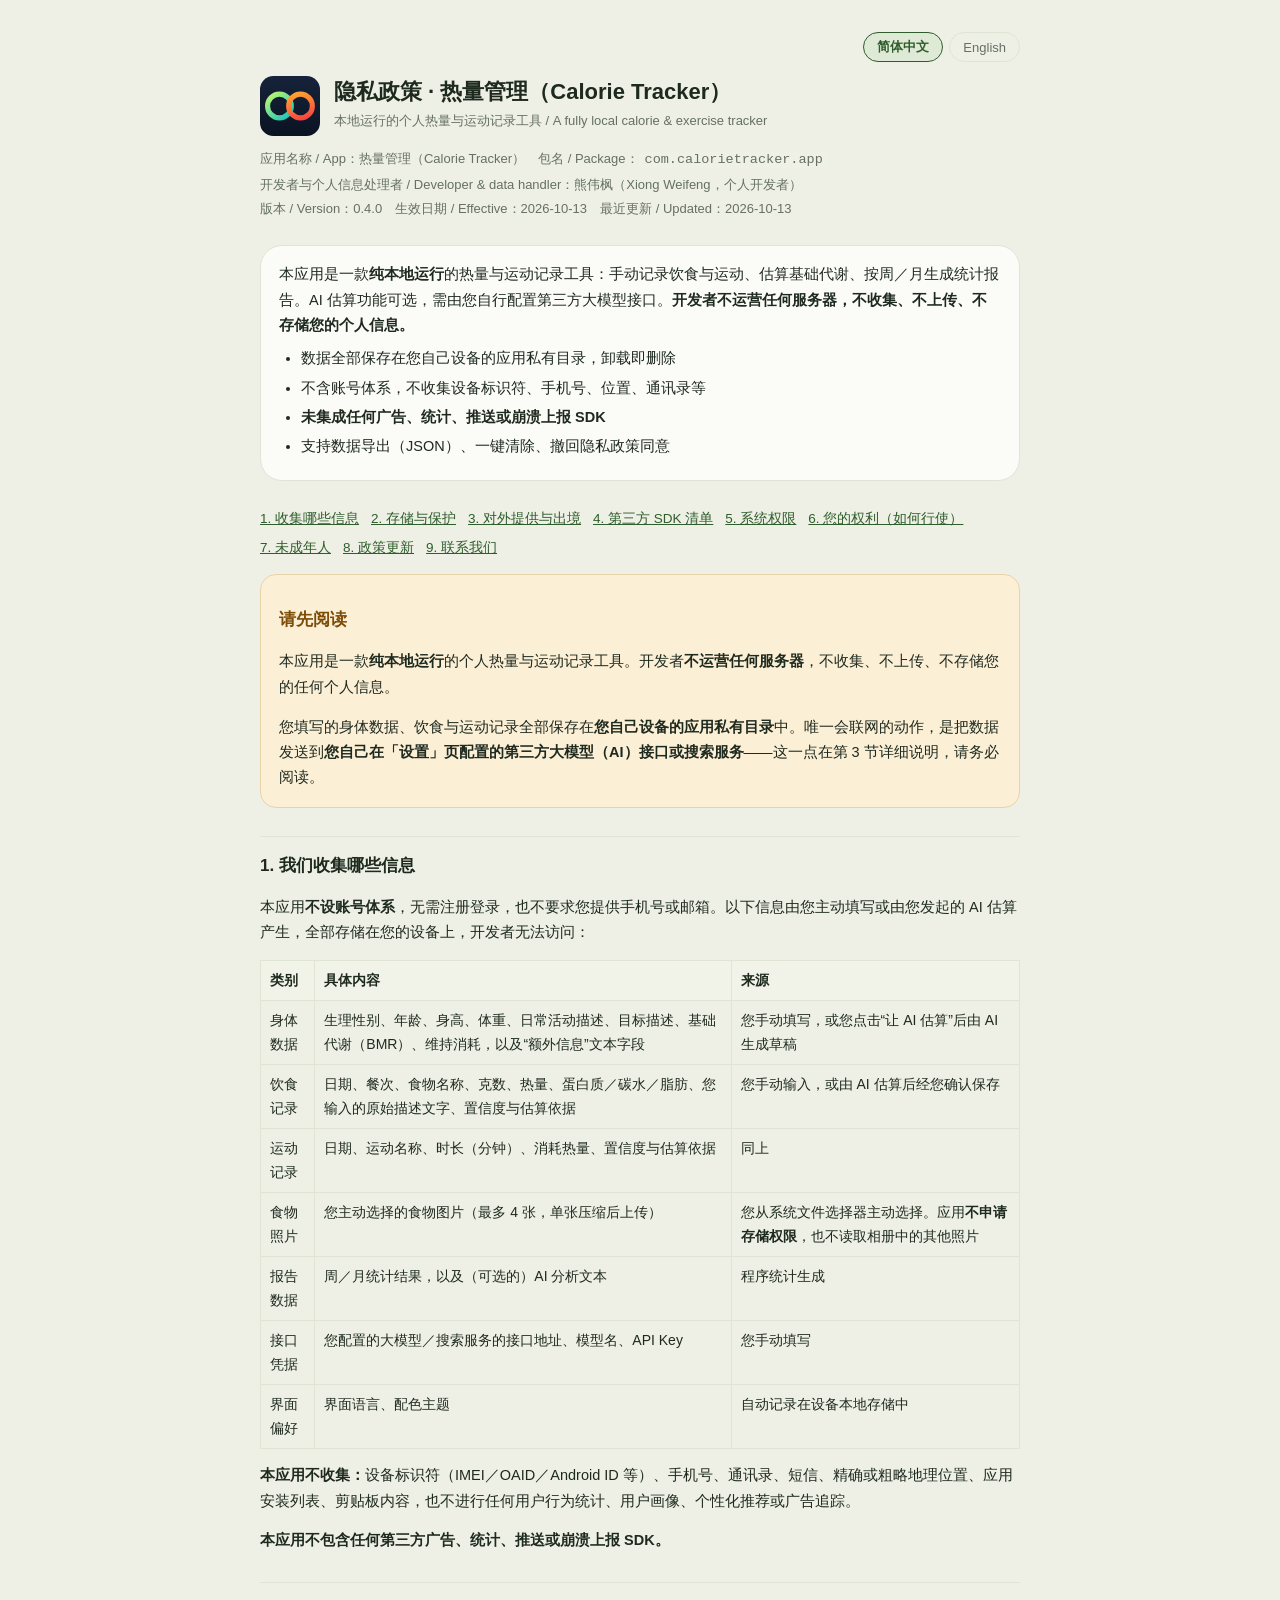
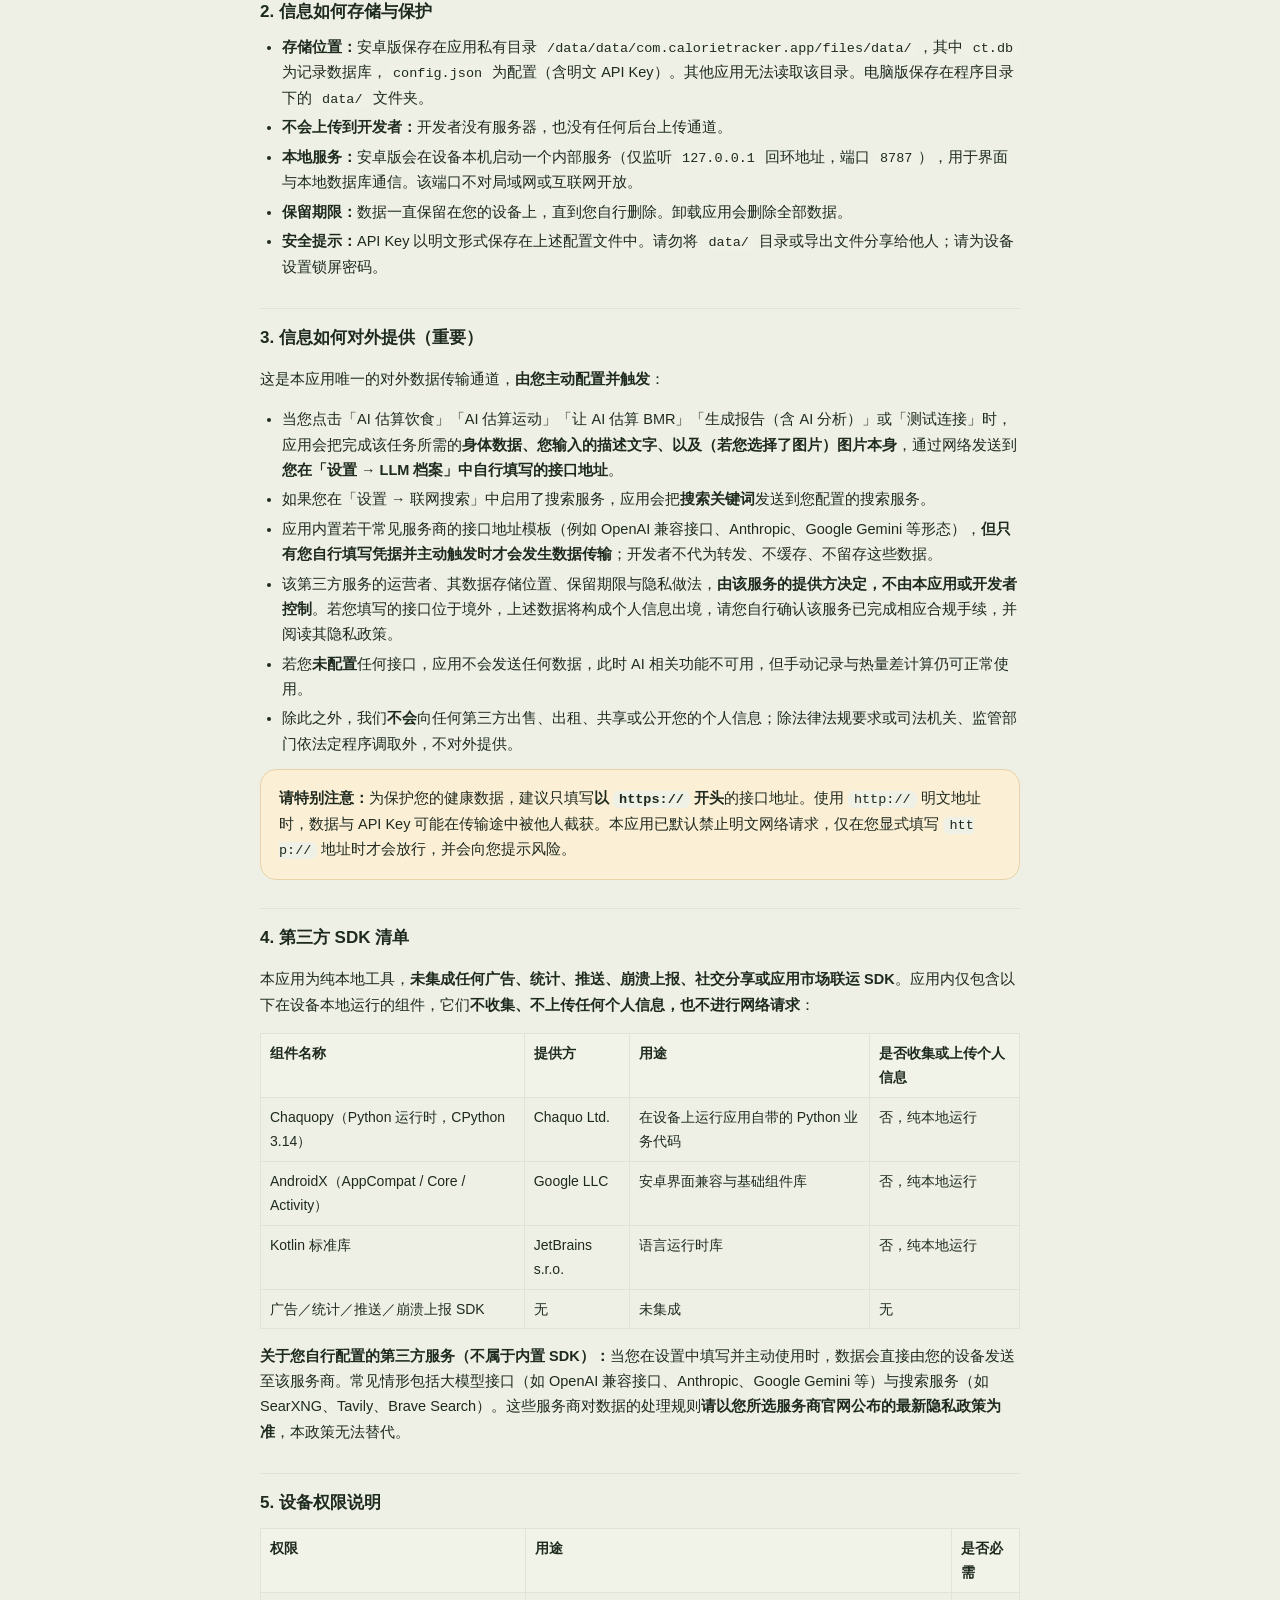
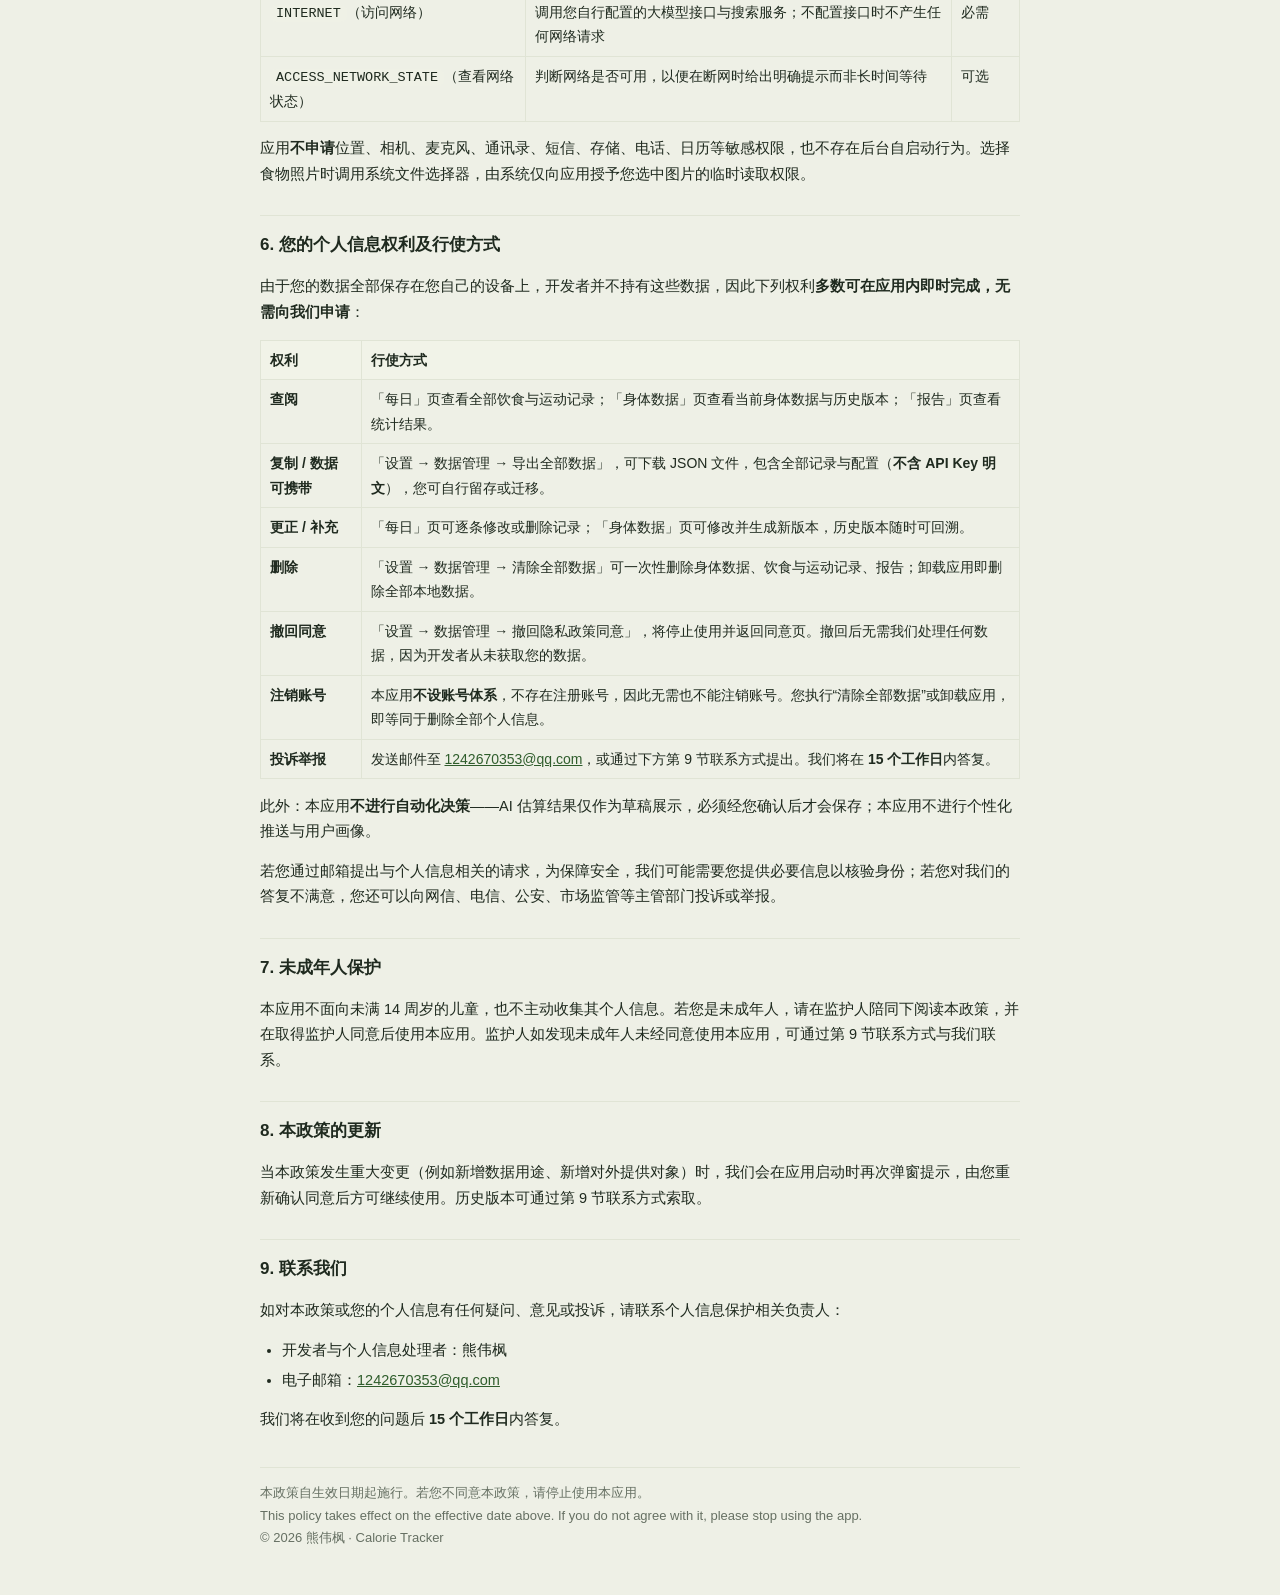
<file: index.html>
<!doctype html>
<html lang="zh-CN">
<head>
<meta charset="utf-8">
<meta name="viewport" content="width=device-width, initial-scale=1, viewport-fit=cover">
<meta name="referrer" content="no-referrer">
<meta name="theme-color" content="#eef0e6">
<meta name="description" content="热量管理（Calorie Tracker）隐私政策、个人信息权利行使方式与应用简介。开发者：熊伟枫。">
<title>隐私政策 · 热量管理（Calorie Tracker）</title>
<style>
:root{--bg:#eef0e6;--card:#fbfcf7;--ink:#1f2a1f;--muted:#667063;--line:#e0e4d5;--primary:#2f5d2c;--primary-soft:#dfead6;--warn:#a4640f;--warn-soft:#fbefd6;--r-lg:22px;--r-md:16px;--r-sm:12px}
*{box-sizing:border-box}
body{margin:0;background:var(--bg);color:var(--ink);font:15px/1.75 -apple-system,BlinkMacSystemFont,"Segoe UI","Noto Sans SC","PingFang SC","Microsoft YaHei",sans-serif;padding:0 16px 48px;-webkit-text-size-adjust:100%}
.wrap{max-width:760px;margin:0 auto}
header{padding:28px 0 8px}
.hero{display:flex;gap:14px;align-items:center;flex-wrap:wrap}
h1{font-size:22px;margin:0 0 4px;line-height:1.35}
h2{font-size:17px;margin:28px 0 8px;padding-top:14px;border-top:1px solid var(--line)}
h3{font-size:15px;margin:18px 0 6px}
p,li{font-size:14.5px}
ul,ol{padding-left:22px;margin:8px 0}
li{margin:4px 0}
.meta{color:var(--muted);font-size:13px;margin:2px 0}
.card{background:var(--card);border:1px solid var(--line);border-radius:var(--r-lg);padding:16px 18px;margin:14px 0}
.warn{background:var(--warn-soft);border-color:#e8d3a8;border-radius:var(--r-md)}
.warn h2,.warn h3{border:0;margin-top:0;color:#7d4c07}
code{background:#eff1e6;border-radius:6px;padding:1px 6px;font-size:13.5px;word-break:break-all}
table{width:100%;border-collapse:collapse;margin:10px 0;font-size:14px}
th,td{border:1px solid var(--line);padding:7px 9px;text-align:left;vertical-align:top}
th{background:#f1f3e8;font-weight:600}
a{color:var(--primary)}
.toc{display:flex;flex-wrap:wrap;gap:6px 12px;padding:12px 0 0;font-size:13.5px}
.top{display:flex;gap:10px;align-items:center;flex-wrap:wrap;padding:4px 0 0}
.lang{display:flex;gap:6px;margin-left:auto}
.lang button{background:transparent;border:1px solid var(--line);border-radius:999px;padding:5px 13px;font-size:13px;color:var(--muted);cursor:pointer;font-family:inherit}
.lang button[aria-pressed="true"]{background:var(--primary-soft);border-color:var(--primary);color:var(--primary);font-weight:600}
.anchor{scroll-margin-top:16px}
footer{margin-top:34px;padding-top:14px;border-top:1px solid var(--line);color:var(--muted);font-size:13px}
[hidden]{display:none!important}
@media print{body{background:#fff}.lang{display:none}}
</style>
</head>
<body>
<div class="wrap">

<header>
  <div class="top">
    <span class="lang">
      <button type="button" data-lang="zh-CN" aria-pressed="true">简体中文</button>
      <button type="button" data-lang="en" aria-pressed="false">English</button>
    </span>
  </div>
  <div class="hero" style="margin-top:14px">
    <svg viewBox="0 0 36 36" width="60" height="60" role="img" aria-label="热量管理 应用图标">
      <defs>
        <linearGradient id="bgg" gradientUnits="userSpaceOnUse" x1="18" y1="0" x2="18" y2="36">
          <stop offset="0" stop-color="#16233a"/><stop offset="1" stop-color="#0a1322"/>
        </linearGradient>
        <linearGradient id="grn" gradientUnits="userSpaceOnUse" x1="5" y1="10" x2="19" y2="27">
          <stop offset="0" stop-color="#c6f86a"/><stop offset="1" stop-color="#06bfc6"/>
        </linearGradient>
        <linearGradient id="org" gradientUnits="userSpaceOnUse" x1="24" y1="9" x2="30" y2="27">
          <stop offset="0" stop-color="#fea431"/><stop offset="1" stop-color="#f83840"/>
        </linearGradient>
      </defs>
      <rect width="36" height="36" rx="8" fill="url(#bgg)"/>
      <circle cx="11.67" cy="18" r="7.13" fill="none" stroke="url(#grn)" stroke-width="3.07"/>
      <circle cx="24.3" cy="18" r="7.13" fill="none" stroke="url(#org)" stroke-width="3.07"/>
    </svg>
    <div>
      <h1>隐私政策 · 热量管理（Calorie Tracker）</h1>
      <p class="meta">本地运行的个人热量与运动记录工具 / A fully local calorie &amp; exercise tracker</p>
    </div>
  </div>
  <p class="meta" style="margin-top:12px">应用名称 / App：热量管理（Calorie Tracker）　包名 / Package：<code>com.calorietracker.app</code></p>
  <p class="meta">开发者与个人信息处理者 / Developer &amp; data handler：熊伟枫（Xiong Weifeng，个人开发者）</p>
  <p class="meta">版本 / Version：0.4.0　生效日期 / Effective：2026-10-13　最近更新 / Updated：2026-10-13</p>
</header>

<!-- ==================== 简体中文 ==================== -->
<div data-lang-block="zh-CN">

  <div class="card">
    <p style="margin:0 0 6px">本应用是一款<strong>纯本地运行</strong>的热量与运动记录工具：手动记录饮食与运动、估算基础代谢、按周／月生成统计报告。AI 估算功能可选，需由您自行配置第三方大模型接口。<strong>开发者不运营任何服务器，不收集、不上传、不存储您的个人信息。</strong></p>
    <ul style="margin-bottom:0">
      <li>数据全部保存在您自己设备的应用私有目录，卸载即删除</li>
      <li>不含账号体系，不收集设备标识符、手机号、位置、通讯录等</li>
      <li><strong>未集成任何广告、统计、推送或崩溃上报 SDK</strong></li>
      <li>支持数据导出（JSON）、一键清除、撤回隐私政策同意</li>
    </ul>
  </div>

  <nav class="toc" aria-label="目录">
    <a href="#collect">1. 收集哪些信息</a>
    <a href="#store">2. 存储与保护</a>
    <a href="#share">3. 对外提供与出境</a>
    <a href="#sdk">4. 第三方 SDK 清单</a>
    <a href="#permission">5. 系统权限</a>
    <a href="#rights">6. 您的权利（如何行使）</a>
    <a href="#minor">7. 未成年人</a>
    <a href="#update">8. 政策更新</a>
    <a href="#contact">9. 联系我们</a>
  </nav>

  <div class="card warn">
    <h2>请先阅读</h2>
    <p>本应用是一款<strong>纯本地运行</strong>的个人热量与运动记录工具。开发者<strong>不运营任何服务器</strong>，不收集、不上传、不存储您的任何个人信息。</p>
    <p style="margin-bottom:0">您填写的身体数据、饮食与运动记录全部保存在<strong>您自己设备的应用私有目录</strong>中。唯一会联网的动作，是把数据发送到<strong>您自己在「设置」页配置的第三方大模型（AI）接口或搜索服务</strong>——这一点在第 3 节详细说明，请务必阅读。</p>
  </div>

  <h2 id="collect" class="anchor">1. 我们收集哪些信息</h2>
  <p>本应用<strong>不设账号体系</strong>，无需注册登录，也不要求您提供手机号或邮箱。以下信息由您主动填写或由您发起的 AI 估算产生，全部存储在您的设备上，开发者无法访问：</p>
  <table>
    <tr><th>类别</th><th>具体内容</th><th>来源</th></tr>
    <tr><td>身体数据</td><td>生理性别、年龄、身高、体重、日常活动描述、目标描述、基础代谢（BMR）、维持消耗，以及“额外信息”文本字段</td><td>您手动填写，或您点击“让 AI 估算”后由 AI 生成草稿</td></tr>
    <tr><td>饮食记录</td><td>日期、餐次、食物名称、克数、热量、蛋白质／碳水／脂肪、您输入的原始描述文字、置信度与估算依据</td><td>您手动输入，或由 AI 估算后经您确认保存</td></tr>
    <tr><td>运动记录</td><td>日期、运动名称、时长（分钟）、消耗热量、置信度与估算依据</td><td>同上</td></tr>
    <tr><td>食物照片</td><td>您主动选择的食物图片（最多 4 张，单张压缩后上传）</td><td>您从系统文件选择器主动选择。应用<strong>不申请存储权限</strong>，也不读取相册中的其他照片</td></tr>
    <tr><td>报告数据</td><td>周／月统计结果，以及（可选的）AI 分析文本</td><td>程序统计生成</td></tr>
    <tr><td>接口凭据</td><td>您配置的大模型／搜索服务的接口地址、模型名、API Key</td><td>您手动填写</td></tr>
    <tr><td>界面偏好</td><td>界面语言、配色主题</td><td>自动记录在设备本地存储中</td></tr>
  </table>
  <p><strong>本应用不收集：</strong>设备标识符（IMEI／OAID／Android ID 等）、手机号、通讯录、短信、精确或粗略地理位置、应用安装列表、剪贴板内容，也不进行任何用户行为统计、用户画像、个性化推荐或广告追踪。</p>
  <p><strong>本应用不包含任何第三方广告、统计、推送或崩溃上报 SDK。</strong></p>

  <h2 id="store" class="anchor">2. 信息如何存储与保护</h2>
  <ul>
    <li><strong>存储位置：</strong>安卓版保存在应用私有目录 <code>/data/data/com.calorietracker.app/files/data/</code>，其中 <code>ct.db</code> 为记录数据库，<code>config.json</code> 为配置（含明文 API Key）。其他应用无法读取该目录。电脑版保存在程序目录下的 <code>data/</code> 文件夹。</li>
    <li><strong>不会上传到开发者：</strong>开发者没有服务器，也没有任何后台上传通道。</li>
    <li><strong>本地服务：</strong>安卓版会在设备本机启动一个内部服务（仅监听 <code>127.0.0.1</code> 回环地址，端口 <code>8787</code>），用于界面与本地数据库通信。该端口不对局域网或互联网开放。</li>
    <li><strong>保留期限：</strong>数据一直保留在您的设备上，直到您自行删除。卸载应用会删除全部数据。</li>
    <li><strong>安全提示：</strong>API Key 以明文形式保存在上述配置文件中。请勿将 <code>data/</code> 目录或导出文件分享给他人；请为设备设置锁屏密码。</li>
  </ul>

  <h2 id="share" class="anchor">3. 信息如何对外提供（重要）</h2>
  <p>这是本应用唯一的对外数据传输通道，<strong>由您主动配置并触发</strong>：</p>
  <ul>
    <li>当您点击「AI 估算饮食」「AI 估算运动」「让 AI 估算 BMR」「生成报告（含 AI 分析）」或「测试连接」时，应用会把完成该任务所需的<strong>身体数据、您输入的描述文字、以及（若您选择了图片）图片本身</strong>，通过网络发送到<strong>您在「设置 → LLM 档案」中自行填写的接口地址</strong>。</li>
    <li>如果您在「设置 → 联网搜索」中启用了搜索服务，应用会把<strong>搜索关键词</strong>发送到您配置的搜索服务。</li>
    <li>应用内置若干常见服务商的接口地址模板（例如 OpenAI 兼容接口、Anthropic、Google Gemini 等形态），<strong>但只有您自行填写凭据并主动触发时才会发生数据传输</strong>；开发者不代为转发、不缓存、不留存这些数据。</li>
    <li>该第三方服务的运营者、其数据存储位置、保留期限与隐私做法，<strong>由该服务的提供方决定，不由本应用或开发者控制</strong>。若您填写的接口位于境外，上述数据将构成个人信息出境，请您自行确认该服务已完成相应合规手续，并阅读其隐私政策。</li>
    <li>若您<strong>未配置</strong>任何接口，应用不会发送任何数据，此时 AI 相关功能不可用，但手动记录与热量差计算仍可正常使用。</li>
    <li>除此之外，我们<strong>不会</strong>向任何第三方出售、出租、共享或公开您的个人信息；除法律法规要求或司法机关、监管部门依法定程序调取外，不对外提供。</li>
  </ul>
  <p class="card warn" style="margin:12px 0"><strong>请特别注意：</strong>为保护您的健康数据，建议只填写<strong>以 <code>https://</code> 开头</strong>的接口地址。使用 <code>http://</code> 明文地址时，数据与 API Key 可能在传输途中被他人截获。本应用已默认禁止明文网络请求，仅在您显式填写 <code>http://</code> 地址时才会放行，并会向您提示风险。</p>

  <h2 id="sdk" class="anchor">4. 第三方 SDK 清单</h2>
  <p>本应用为纯本地工具，<strong>未集成任何广告、统计、推送、崩溃上报、社交分享或应用市场联运 SDK</strong>。应用内仅包含以下在设备本地运行的组件，它们<strong>不收集、不上传任何个人信息，也不进行网络请求</strong>：</p>
  <table>
    <tr><th>组件名称</th><th>提供方</th><th>用途</th><th>是否收集或上传个人信息</th></tr>
    <tr><td>Chaquopy（Python 运行时，CPython 3.14）</td><td>Chaquo Ltd.</td><td>在设备上运行应用自带的 Python 业务代码</td><td>否，纯本地运行</td></tr>
    <tr><td>AndroidX（AppCompat / Core / Activity）</td><td>Google LLC</td><td>安卓界面兼容与基础组件库</td><td>否，纯本地运行</td></tr>
    <tr><td>Kotlin 标准库</td><td>JetBrains s.r.o.</td><td>语言运行时库</td><td>否，纯本地运行</td></tr>
    <tr><td>广告／统计／推送／崩溃上报 SDK</td><td>无</td><td>未集成</td><td>无</td></tr>
  </table>
  <p><strong>关于您自行配置的第三方服务（不属于内置 SDK）：</strong>当您在设置中填写并主动使用时，数据会直接由您的设备发送至该服务商。常见情形包括大模型接口（如 OpenAI 兼容接口、Anthropic、Google Gemini 等）与搜索服务（如 SearXNG、Tavily、Brave Search）。这些服务商对数据的处理规则<strong>请以您所选服务商官网公布的最新隐私政策为准</strong>，本政策无法替代。</p>

  <h2 id="permission" class="anchor">5. 设备权限说明</h2>
  <table>
    <tr><th>权限</th><th>用途</th><th>是否必需</th></tr>
    <tr><td><code>INTERNET</code>（访问网络）</td><td>调用您自行配置的大模型接口与搜索服务；不配置接口时不产生任何网络请求</td><td>必需</td></tr>
    <tr><td><code>ACCESS_NETWORK_STATE</code>（查看网络状态）</td><td>判断网络是否可用，以便在断网时给出明确提示而非长时间等待</td><td>可选</td></tr>
  </table>
  <p>应用<strong>不申请</strong>位置、相机、麦克风、通讯录、短信、存储、电话、日历等敏感权限，也不存在后台自启动行为。选择食物照片时调用系统文件选择器，由系统仅向应用授予您选中图片的临时读取权限。</p>

  <h2 id="rights" class="anchor">6. 您的个人信息权利及行使方式</h2>
  <p>由于您的数据全部保存在您自己的设备上，开发者并不持有这些数据，因此下列权利<strong>多数可在应用内即时完成，无需向我们申请</strong>：</p>
  <table>
    <tr><th>权利</th><th>行使方式</th></tr>
    <tr><td><strong>查阅</strong></td><td>「每日」页查看全部饮食与运动记录；「身体数据」页查看当前身体数据与历史版本；「报告」页查看统计结果。</td></tr>
    <tr><td><strong>复制 / 数据可携带</strong></td><td>「设置 → 数据管理 → 导出全部数据」，可下载 JSON 文件，包含全部记录与配置（<strong>不含 API Key 明文</strong>），您可自行留存或迁移。</td></tr>
    <tr><td><strong>更正 / 补充</strong></td><td>「每日」页可逐条修改或删除记录；「身体数据」页可修改并生成新版本，历史版本随时可回溯。</td></tr>
    <tr><td><strong>删除</strong></td><td>「设置 → 数据管理 → 清除全部数据」可一次性删除身体数据、饮食与运动记录、报告；卸载应用即删除全部本地数据。</td></tr>
    <tr><td><strong>撤回同意</strong></td><td>「设置 → 数据管理 → 撤回隐私政策同意」，将停止使用并返回同意页。撤回后无需我们处理任何数据，因为开发者从未获取您的数据。</td></tr>
    <tr><td><strong>注销账号</strong></td><td>本应用<strong>不设账号体系</strong>，不存在注册账号，因此无需也不能注销账号。您执行“清除全部数据”或卸载应用，即等同于删除全部个人信息。</td></tr>
    <tr><td><strong>投诉举报</strong></td><td>发送邮件至 <a href="mailto:1242670353@qq.com">1242670353@qq.com</a>，或通过下方第 9 节联系方式提出。我们将在 <strong>15 个工作日</strong>内答复。</td></tr>
  </table>
  <p>此外：本应用<strong>不进行自动化决策</strong>——AI 估算结果仅作为草稿展示，必须经您确认后才会保存；本应用不进行个性化推送与用户画像。</p>
  <p>若您通过邮箱提出与个人信息相关的请求，为保障安全，我们可能需要您提供必要信息以核验身份；若您对我们的答复不满意，您还可以向网信、电信、公安、市场监管等主管部门投诉或举报。</p>

  <h2 id="minor" class="anchor">7. 未成年人保护</h2>
  <p>本应用不面向未满 14 周岁的儿童，也不主动收集其个人信息。若您是未成年人，请在监护人陪同下阅读本政策，并在取得监护人同意后使用本应用。监护人如发现未成年人未经同意使用本应用，可通过第 9 节联系方式与我们联系。</p>

  <h2 id="update" class="anchor">8. 本政策的更新</h2>
  <p>当本政策发生重大变更（例如新增数据用途、新增对外提供对象）时，我们会在应用启动时再次弹窗提示，由您重新确认同意后方可继续使用。历史版本可通过第 9 节联系方式索取。</p>

  <h2 id="contact" class="anchor">9. 联系我们</h2>
  <p>如对本政策或您的个人信息有任何疑问、意见或投诉，请联系个人信息保护相关负责人：</p>
  <ul>
    <li>开发者与个人信息处理者：熊伟枫</li>
    <li>电子邮箱：<a href="mailto:1242670353@qq.com">1242670353@qq.com</a></li>
    <!-- 应用在华为应用市场上架后，可取消下面一行的注释并填入详情页链接：
    <li>应用市场详情页：<a href="在此填入华为应用市场详情页链接">热量管理 - 华为应用市场</a></li>
    -->
  </ul>
  <p>我们将在收到您的问题后 <strong>15 个工作日</strong>内答复。</p>

</div>

<!-- ==================== English ==================== -->
<div data-lang-block="en" hidden>

  <div class="card">
    <p style="margin:0 0 6px">Calorie Tracker is a <strong>fully local</strong> calorie and exercise logging tool: log food and workouts manually, estimate your BMR, and generate weekly/monthly reports. The optional AI estimate features require you to configure your own third-party LLM endpoint. <strong>The developer operates no server and does not collect, upload or store your personal information.</strong></p>
    <ul style="margin-bottom:0">
      <li>All data stays in your device's private app storage and is erased on uninstall</li>
      <li>No account system; no device identifiers, phone number, location or contacts collected</li>
      <li><strong>No advertising, analytics, push or crash-reporting SDK is integrated</strong></li>
      <li>Supports JSON export, one-tap erasure, and withdrawal of privacy consent</li>
    </ul>
  </div>

  <nav class="toc" aria-label="Contents">
    <a href="#en-collect">1. Information collected</a>
    <a href="#en-store">2. Storage and protection</a>
    <a href="#en-share">3. Disclosure and cross-border transfer</a>
    <a href="#en-sdk">4. Third-party SDKs</a>
    <a href="#en-permission">5. Permissions</a>
    <a href="#en-rights">6. Your rights</a>
    <a href="#en-minor">7. Minors</a>
    <a href="#en-update">8. Policy changes</a>
    <a href="#en-contact">9. Contact us</a>
  </nav>

  <div class="card warn">
    <h2>Please read first</h2>
    <p>Calorie Tracker is a <strong>fully local</strong> personal calorie and exercise logging tool. The developer <strong>operates no server</strong> and does not collect, upload, or store any of your personal information.</p>
    <p style="margin-bottom:0">The body data and food/exercise records you enter stay in <strong>your own device's private app storage</strong>. The only network activity is sending data to the <strong>third-party AI (LLM) endpoint or search service that you configure yourself</strong> in Settings. Please read Section 3 carefully.</p>
  </div>

  <h2 id="en-collect" class="anchor">1. What information is collected</h2>
  <p>The app has <strong>no account system</strong> and requires no sign-up, phone number or email address. The following is entered by you or produced by an AI estimate you trigger, and is stored on your device only — the developer cannot access it:</p>
  <table>
    <tr><th>Category</th><th>Details</th><th>Source</th></tr>
    <tr><td>Body data</td><td>Sex, age, height, weight, daily-activity description, goal description, BMR, maintenance burn, and a free-text "extra" field</td><td>Entered by you, or drafted by AI when you tap "estimate"</td></tr>
    <tr><td>Food records</td><td>Date, meal, food name, grams, calories, protein/carbs/fat, your original description text, confidence and basis</td><td>Entered by you, or AI-estimated and confirmed by you</td></tr>
    <tr><td>Exercise records</td><td>Date, activity name, minutes, calories burned, confidence and basis</td><td>As above</td></tr>
    <tr><td>Food photos</td><td>Photos you actively pick (up to 4, compressed before sending)</td><td>Chosen by you via the system picker. The app requests <strong>no storage permission</strong> and cannot read other photos</td></tr>
    <tr><td>Reports</td><td>Weekly/monthly statistics and optional AI analysis text</td><td>Computed by the app</td></tr>
    <tr><td>Credentials</td><td>Endpoint URL, model name and API key for the LLM/search service you configure</td><td>Entered by you</td></tr>
    <tr><td>Preferences</td><td>Interface language and colour theme</td><td>Stored in local device storage</td></tr>
  </table>
  <p><strong>The app does NOT collect:</strong> device identifiers (IMEI / OAID / Android ID), phone number, contacts, SMS, precise or coarse location, installed-app list, or clipboard content. It performs no behavioural analytics, profiling, personalised recommendation or ad tracking.</p>
  <p><strong>The app contains no third-party advertising, analytics, push, or crash-reporting SDK.</strong></p>

  <h2 id="en-store" class="anchor">2. How information is stored and protected</h2>
  <ul>
    <li><strong>Location:</strong> on Android, in the app's private directory <code>/data/data/com.calorietracker.app/files/data/</code>, where <code>ct.db</code> holds records and <code>config.json</code> holds settings (including the API key in plain text). Other apps cannot read this directory. On desktop it is the <code>data/</code> folder next to the program.</li>
    <li><strong>Never uploaded to the developer:</strong> the developer has no server and no upload channel.</li>
    <li><strong>Local service:</strong> on Android the app runs an internal service bound to <code>127.0.0.1:8787</code> only, for communication between the UI and the local database. It is not exposed to the LAN or the internet.</li>
    <li><strong>Retention:</strong> data stays on your device until you delete it. Uninstalling the app removes all data.</li>
    <li><strong>Security note:</strong> the API key is stored in plain text in the config file. Do not share the <code>data/</code> folder or export files, and set a device lock screen.</li>
  </ul>

  <h2 id="en-share" class="anchor">3. Disclosure to third parties (important)</h2>
  <p>This is the app's only outbound data channel, and it is <strong>configured and triggered by you</strong>:</p>
  <ul>
    <li>When you tap "AI-estimate food", "AI-estimate exercise", "estimate BMR", "generate report (with AI analysis)" or "test connection", the app sends the <strong>body data, your description text and (if you selected images) the images themselves</strong> over the network to the <strong>endpoint you entered under Settings → LLM profiles</strong>.</li>
    <li>If you enable a search provider under Settings → Web search, the app sends the <strong>search query</strong> to the service you configured.</li>
    <li>The app ships template endpoint addresses for common providers (e.g. OpenAI-compatible, Anthropic, Google Gemini forms), but <strong>no data is transmitted unless you enter credentials and trigger the action yourself</strong>. The developer does not relay, cache or retain this data.</li>
    <li>That provider's operator, storage location, retention period and privacy practices are <strong>determined by that provider, not by this app or its developer</strong>. If the endpoint you enter is outside your country, this constitutes a cross-border transfer — please verify that provider's compliance and read its privacy policy.</li>
    <li>If you configure <strong>no</strong> endpoint, the app sends nothing. AI features are unavailable, but manual logging and calorie-balance calculation still work.</li>
    <li>Otherwise we <strong>never</strong> sell, rent, share or disclose your personal information to any third party; disclosure occurs only where required by law or by a competent authority acting through due legal process.</li>
  </ul>
  <p class="card warn" style="margin:12px 0"><strong>Important:</strong> to protect your health data, prefer endpoints beginning with <code>https://</code>. With a plain <code>http://</code> endpoint, your data and API key may be intercepted in transit. The app blocks cleartext traffic by default and only allows it when you explicitly enter an <code>http://</code> address, after warning you of the risk.</p>

  <h2 id="en-sdk" class="anchor">4. Third-party SDK list</h2>
  <p>The app is a fully local tool and integrates <strong>no advertising, analytics, push, crash-reporting, social-sharing or app-store distribution SDK</strong>. It contains only the following components that run locally on the device and <strong>collect nothing, upload nothing and make no network requests</strong>:</p>
  <table>
    <tr><th>Component</th><th>Provider</th><th>Purpose</th><th>Collects/uploads personal data</th></tr>
    <tr><td>Chaquopy (Python runtime, CPython 3.14)</td><td>Chaquo Ltd.</td><td>Runs the app's bundled Python business logic on device</td><td>No, runs locally</td></tr>
    <tr><td>AndroidX (AppCompat / Core / Activity)</td><td>Google LLC</td><td>Android UI compatibility and base libraries</td><td>No, runs locally</td></tr>
    <tr><td>Kotlin standard library</td><td>JetBrains s.r.o.</td><td>Language runtime</td><td>No, runs locally</td></tr>
    <tr><td>Ad / analytics / push / crash SDKs</td><td>None</td><td>Not integrated</td><td>None</td></tr>
  </table>
  <p><strong>Third-party services you configure yourself (not bundled SDKs):</strong> when you enter and actively use them, data is sent directly from your device to that provider. Typical cases include LLM endpoints (e.g. OpenAI-compatible, Anthropic, Google Gemini) and search services (e.g. SearXNG, Tavily, Brave Search). <strong>Please refer to the latest privacy policy published by the provider you choose</strong>; this policy does not replace it.</p>

  <h2 id="en-permission" class="anchor">5. Device permissions</h2>
  <table>
    <tr><th>Permission</th><th>Purpose</th><th>Required</th></tr>
    <tr><td><code>INTERNET</code></td><td>Call the LLM and search endpoints you configure; no request is made unless you configure an endpoint</td><td>Yes</td></tr>
    <tr><td><code>ACCESS_NETWORK_STATE</code></td><td>Detect connectivity so an offline state produces a clear message instead of a long wait</td><td>Optional</td></tr>
  </table>
  <p>The app requests <strong>no</strong> location, camera, microphone, contacts, SMS, storage, phone or calendar permissions, and does not auto-start in the background. Picking a food photo uses the system file picker, which grants temporary read access to the selected image only.</p>

  <h2 id="en-rights" class="anchor">6. Your rights and how to exercise them</h2>
  <p>Because all data lives on your own device and the developer holds none of it, most rights can be exercised <strong>immediately inside the app, without contacting us</strong>:</p>
  <table>
    <tr><th>Right</th><th>How to exercise it</th></tr>
    <tr><td><strong>Access</strong></td><td>The Daily page lists all food and exercise entries; the Body data page shows current data and version history; the Report page shows statistics.</td></tr>
    <tr><td><strong>Copy / portability</strong></td><td>Settings → Data management → Export all data downloads a JSON file with all records and settings (<strong>without API key secrets</strong>) that you can keep or migrate.</td></tr>
    <tr><td><strong>Rectification</strong></td><td>The Daily page lets you edit or delete any entry; the Body data page lets you revise your data and keeps previous versions reviewable.</td></tr>
    <tr><td><strong>Erasure</strong></td><td>Settings → Data management → Clear all data deletes body data, food/exercise records and reports in one step; uninstalling removes all local data.</td></tr>
    <tr><td><strong>Withdraw consent</strong></td><td>Settings → Data management → Withdraw privacy consent stops use and returns to the consent screen. Nothing needs deleting on our side, because the developer never received your data.</td></tr>
    <tr><td><strong>Account deletion</strong></td><td>The app has <strong>no account system</strong> and no registered account, so there is no account to delete. Clearing all data or uninstalling is equivalent to erasing all personal information.</td></tr>
    <tr><td><strong>Complaints</strong></td><td>Email <a href="mailto:1242670353@qq.com">1242670353@qq.com</a> or use the contact details in Section 9. We reply within <strong>15 working days</strong>.</td></tr>
  </table>
  <p>In addition: the app performs <strong>no automated decision-making</strong> — AI estimates are shown as drafts and are saved only after you confirm them. There is no personalised push or profiling.</p>
  <p>If you contact us by email about personal information, we may ask for the minimum information needed to verify your identity. If you are not satisfied with our response, you may also complain to the competent internet, telecommunications, public security or market-regulation authorities.</p>

  <h2 id="en-minor" class="anchor">7. Minors</h2>
  <p>The app is not directed at children under 14 and does not knowingly collect their personal information. If you are a minor, please read this policy with a guardian and use the app only with their consent. Guardians may contact us using the details in Section 9.</p>

  <h2 id="en-update" class="anchor">8. Changes to this policy</h2>
  <p>If this policy changes materially (for example, a new data use or a new recipient), the app will show the consent dialog again at launch and require your renewed consent before you continue. Previous versions are available on request via Section 9.</p>

  <h2 id="en-contact" class="anchor">9. Contact us</h2>
  <ul>
    <li>Developer and personal information handler: Xiong Weifeng (熊伟枫)</li>
    <li>Email: <a href="mailto:1242670353@qq.com">1242670353@qq.com</a></li>
  </ul>
  <p>We will respond within <strong>15 working days</strong>.</p>

</div>

<footer>本政策自生效日期起施行。若您不同意本政策，请停止使用本应用。<br>This policy takes effect on the effective date above. If you do not agree with it, please stop using the app.<br>© 2026 熊伟枫 · Calorie Tracker</footer>
</div>

<script>
(function () {
  "use strict";
  var KEY = "ct-privacy-lang";
  function stored() {
    try { return localStorage.getItem(KEY); } catch (e) { return null; }
  }
  function apply(lang) {
    if (lang !== "en") lang = "zh-CN";
    document.documentElement.lang = lang;
    document.querySelectorAll("[data-lang-block]").forEach(function (el) {
      el.hidden = el.dataset.langBlock !== lang;
    });
    document.querySelectorAll(".lang button").forEach(function (b) {
      b.setAttribute("aria-pressed", String(b.dataset.lang === lang));
    });
  }
  document.querySelectorAll(".lang button").forEach(function (b) {
    b.addEventListener("click", function () {
      var lang = b.dataset.lang;
      apply(lang);
      try { localStorage.setItem(KEY, lang); } catch (e) {}
    });
  });
  // 默认展示简体中文（应用市场评审以中文版为准），用户手动切换后记住选择。
  apply(stored() || "zh-CN");
})();
</script>
</body>
</html>
</file>
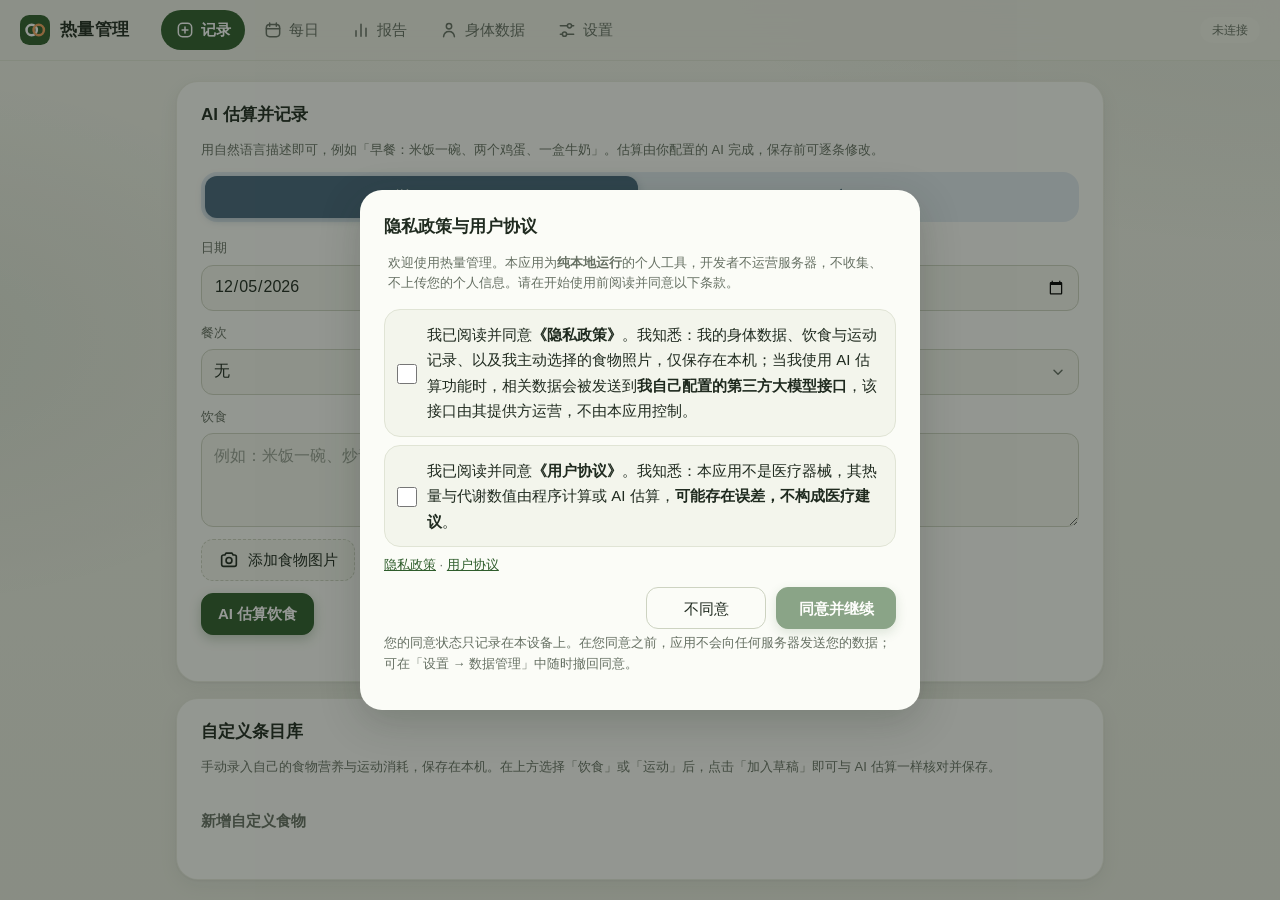
<file: frontend/index.html>
<!doctype html>
<html lang="zh-CN">
<head>
  <meta charset="utf-8">
  <meta name="viewport" content="width=device-width, initial-scale=1, viewport-fit=cover">
  <meta name="theme-color" content="#eef0e6">
  <meta name="referrer" content="no-referrer">
  <title data-i18n="page.title">热量管理</title>
  <script>/* 配色在首次绘制前生效，避免闪色；合法性由 app.js 的 setTheme 再校验 */try{var th=localStorage.getItem("ct.theme");if(th)document.documentElement.setAttribute("data-theme",th)}catch(e){}</script>
  <link rel="icon" href="data:image/svg+xml,%3Csvg xmlns='http://www.w3.org/2000/svg' viewBox='0 0 36 36'%3E%3Cdefs%3E%3ClinearGradient id='b' gradientUnits='userSpaceOnUse' x1='18' y1='0' x2='18' y2='36'%3E%3Cstop offset='0' stop-color='%2316233a'/%3E%3Cstop offset='1' stop-color='%230a1322'/%3E%3C/linearGradient%3E%3ClinearGradient id='g' gradientUnits='userSpaceOnUse' x1='5' y1='10' x2='19' y2='27'%3E%3Cstop offset='0' stop-color='%23c6f86a'/%3E%3Cstop offset='1' stop-color='%2306bfc6'/%3E%3C/linearGradient%3E%3ClinearGradient id='o' gradientUnits='userSpaceOnUse' x1='24' y1='9' x2='30' y2='27'%3E%3Cstop offset='0' stop-color='%23fea431'/%3E%3Cstop offset='1' stop-color='%23f83840'/%3E%3C/linearGradient%3E%3C/defs%3E%3Crect width='36' height='36' rx='8' fill='url(%23b)'/%3E%3Ccircle cx='11.67' cy='18' r='7.13' fill='none' stroke='url(%23g)' stroke-width='3.07'/%3E%3Ccircle cx='24.3' cy='18' r='7.13' fill='none' stroke='url(%23o)' stroke-width='3.07'/%3E%3Cpath d='M18.37 20.44A7.13 7.13 0 0 1 8.66 24.46' fill='none' stroke='url(%23g)' stroke-width='3.07'/%3E%3C/svg%3E">
  <link rel="stylesheet" href="style.css">
</head>
<body>
  <!-- 首次启动同意（合规必需）：未同意前不发起任何网络请求，也不读取任何数据。
       本层不是可关闭的普通弹窗：不同意时停留在「已拒绝」状态，只能查看文档或退出。 -->
  <div id="consentGate" class="modal hidden" role="dialog" aria-modal="true" aria-labelledby="consentTitle">
    <div class="modal-card consent-card">
      <h2 id="consentTitle" data-i18n="consent.title">隐私政策与用户协议</h2>

      <div id="consentAsk">
        <p class="hint lead" data-i18n-html="consent.lead"></p>
        <label class="check consent-check">
          <input type="checkbox" id="consentPrivacy">
          <span data-i18n-html="consent.p1"></span>
        </label>
        <label class="check consent-check">
          <input type="checkbox" id="consentTerms">
          <span data-i18n-html="consent.p2"></span>
        </label>
        <p class="hint"><a href="privacy.html" target="_blank" rel="noopener" data-i18n="legal.privacy">隐私政策</a>
          ·
          <a href="terms.html" target="_blank" rel="noopener" data-i18n="legal.terms">用户协议</a></p>
        <div class="row end">
          <button type="button" id="consentDecline" data-i18n="consent.decline">不同意</button>
          <button type="button" id="consentAgree" class="primary" disabled data-i18n="consent.agree">同意并继续</button>
        </div>
        <p class="hint" data-i18n="consent.hint">同意状态仅记录在本设备上，可随时在「设置 → 数据管理」中撤回。</p>
      </div>

      <div id="consentDeclined" class="hidden">
        <p class="status err" data-i18n="consent.declined"></p>
        <div class="row">
          <a class="btn-link" href="privacy.html" target="_blank" rel="noopener" data-i18n="legal.privacyOpen">在浏览器中打开隐私政策</a>
          <a class="btn-link" href="terms.html" target="_blank" rel="noopener" data-i18n="legal.termsOpen">在浏览器中打开用户协议</a>
        </div>
        <div class="row end">
          <button type="button" id="consentRetry" class="primary" data-i18n="consent.retry">返回并重新选择</button>
        </div>
      </div>
    </div>
  </div>

  <!-- 图标精灵：线性图标，颜色继承 currentColor（样式见 style.css 的 .ico） -->
  <svg class="sprite" width="0" height="0" aria-hidden="true" focusable="false">
    <symbol id="i-log" viewBox="0 0 24 24"><rect x="4" y="4" width="16" height="16" rx="5"/><path d="M12 8.5v7M8.5 12h7"/></symbol>
    <symbol id="i-day" viewBox="0 0 24 24"><rect x="4" y="5.5" width="16" height="14.5" rx="4"/><path d="M8 3.5v4M16 3.5v4M4 10.5h16"/></symbol>
    <symbol id="i-report" viewBox="0 0 24 24"><path d="M6 19.5V13M12 19.5V5M18 19.5V10"/></symbol>
    <symbol id="i-body" viewBox="0 0 24 24"><circle cx="12" cy="7.5" r="3.2"/><path d="M5.5 20c.5-3.9 3.1-6.2 6.5-6.2s6 2.3 6.5 6.2"/></symbol>
    <symbol id="i-settings" viewBox="0 0 24 24"><path d="M4 7h8.5M17.5 7H20M4 17h2.5M11.5 17H20"/><circle cx="15" cy="7" r="2.5"/><circle cx="9" cy="17" r="2.5"/></symbol>
    <symbol id="i-breakfast" viewBox="0 0 24 24"><path d="M5.5 16.5a6.5 6.5 0 0 1 13 0M3.5 16.5h17M12 5.5v2M5.1 8.6l1.4 1.4M18.9 8.6L17.5 10M8 20h8"/></symbol>
    <symbol id="i-lunch" viewBox="0 0 24 24"><path d="M5.5 3.5v6a2.5 2.5 0 0 0 5 0v-6M8 12v8.5M17.5 20.5V3.5c-2.3 1.4-3.5 4-3.5 7.5h3.5"/></symbol>
    <symbol id="i-dinner" viewBox="0 0 24 24"><path d="M19.5 14.6A8 8 0 0 1 9.4 4.5a8 8 0 1 0 10.1 10.1z"/></symbol>
    <symbol id="i-snack" viewBox="0 0 24 24"><path d="M12 8.2c-1-1-2.5-1.4-3.9-1-2.5.7-3.2 3.4-2.6 6 .7 3.2 2.6 6.3 4.9 6.3.9 0 1.1-.5 1.6-.5s.7.5 1.6.5c2.3 0 4.2-3.1 4.9-6.3.6-2.6-.1-5.3-2.6-6-1.4-.4-2.9 0-3.9 1z"/><path d="M12 8.2c0-1.9.9-3.3 2.6-4"/></symbol>
    <symbol id="i-plate" viewBox="0 0 24 24"><circle cx="12" cy="12" r="8"/><circle cx="12" cy="12" r="3.8"/></symbol>
    <symbol id="i-activity" viewBox="0 0 24 24"><path d="M13.5 3 5.5 13.5H11l-1 7.5 8.5-11H13z"/></symbol>
    <symbol id="i-camera" viewBox="0 0 24 24"><path d="M4 8.5a2 2 0 0 1 2-2h1.5l1.2-2h6.6l1.2 2H18a2 2 0 0 1 2 2V17a2 2 0 0 1-2 2H6a2 2 0 0 1-2-2z"/><circle cx="12" cy="12.5" r="3.2"/></symbol>
    <symbol id="i-chev-l" viewBox="0 0 24 24"><path d="M14.5 6l-6 6 6 6"/></symbol>
    <symbol id="i-chev-r" viewBox="0 0 24 24"><path d="M9.5 6l6 6-6 6"/></symbol>
    <symbol id="i-chev-d" viewBox="0 0 24 24"><path d="M6 9.5l6 6 6-6"/></symbol>
  </svg>

  <header class="topbar">
    <div class="brand">
      <svg class="brand-mark" viewBox="0 0 36 36" aria-hidden="true">
        <rect class="bm-bg" width="36" height="36" rx="11"/>
        <circle cx="14" cy="18" r="6.2" fill="none" stroke="#fff" stroke-width="3"/>
        <circle cx="22.5" cy="18" r="6.2" fill="none" stroke="#f0a35e" stroke-width="3"/>
      </svg>
      <span class="brand-name" data-i18n="brand">热量管理</span>
    </div>
    <span id="health" class="pill" data-i18n="health.offline">未连接</span>
    <nav class="tabs">
      <button type="button" data-tab="record" class="active"><svg class="ico" aria-hidden="true"><use href="#i-log"/></svg><span data-i18n="nav.record">记录</span></button>
      <button type="button" data-tab="day"><svg class="ico" aria-hidden="true"><use href="#i-day"/></svg><span data-i18n="nav.day">每日</span></button>
      <button type="button" data-tab="report"><svg class="ico" aria-hidden="true"><use href="#i-report"/></svg><span data-i18n="nav.report">报告</span></button>
      <button type="button" data-tab="profile"><svg class="ico" aria-hidden="true"><use href="#i-body"/></svg><span data-i18n="nav.profile">身体数据</span></button>
      <button type="button" data-tab="settings"><svg class="ico" aria-hidden="true"><use href="#i-settings"/></svg><span data-i18n="nav.settings">设置</span></button>
    </nav>
  </header>

  <main>
    <div id="toast" class="toast hidden" role="status" aria-live="polite"></div>

    <!-- ============ 记录 ============ -->
    <section id="tab-record" class="tab active">
      <div class="card">
        <h2 data-i18n="rec.h.ai">AI 估算并记录</h2>
        <p class="hint" data-i18n="rec.hint">用自然语言描述即可，例如「早餐：米饭一碗、两个鸡蛋、一盒牛奶」。估算由你配置的 AI 完成，保存前可逐条修改。</p>

        <div class="seg" role="tablist">
          <button type="button" role="tab" class="active" data-seg="food" aria-selected="true"><svg class="ico" aria-hidden="true"><use href="#i-lunch"/></svg><span data-i18n="kind.food">饮食</span></button>
          <button type="button" role="tab" data-seg="activity" aria-selected="false"><svg class="ico" aria-hidden="true"><use href="#i-activity"/></svg><span data-i18n="kind.activity">运动</span></button>
        </div>

        <label class="field"><span data-i18n="rec.date">日期</span><input type="date" id="recDate"></label>

        <div id="paneFood" role="tabpanel">
          <label class="field"><span data-i18n="rec.meal">餐次</span>
            <select id="recMeal">
              <option value="" data-i18n="meal.none">无</option><option value="早餐" data-i18n="meal.breakfast">早餐</option><option value="午餐" data-i18n="meal.lunch">午餐</option>
              <option value="晚餐" data-i18n="meal.dinner">晚餐</option><option value="加餐" data-i18n="meal.snack">加餐</option>
            </select>
          </label>
          <label class="field"><span data-i18n="rec.h.food">饮食</span>
            <textarea id="foodText" rows="3" data-i18n-placeholder="rec.foodPh" placeholder="例如：米饭一碗、炒青菜半份、红烧肉100g（可只传图片）"></textarea>
          </label>
          <div class="food-images">
            <label class="btn-like"><svg class="ico" aria-hidden="true"><use href="#i-camera"/></svg><span data-i18n="rec.addImg">添加食物图片</span><input id="foodImages" type="file" accept="image/*" multiple hidden></label>
            <span class="hint" data-i18n="rec.imgHint">最多 4 张，每张不超过 5 MB；需要所选模型支持图片输入</span>
            <div id="foodPreview" class="image-preview"></div>
          </div>
          <div class="row"><button id="btnEstFood" type="button" class="primary" data-i18n="btn.estFood">AI 估算饮食</button></div>
        </div>

        <div id="paneAct" role="tabpanel" hidden>
          <label class="field"><span data-i18n="rec.h.act">运动</span>
            <textarea id="actText" rows="3" data-i18n-placeholder="rec.actPh" placeholder="例如：快走40分钟、力量训练1小时"></textarea>
          </label>
          <div class="row"><button id="btnEstAct" type="button" class="primary" data-i18n="btn.estAct">AI 估算运动</button></div>
        </div>

        <div id="estStatus" class="status"></div>
      </div>

      <div class="card" id="libCard">
        <h2 data-i18n="lib.h">自定义条目库</h2>
        <p class="hint" data-i18n="lib.hint">手动录入自己的食物营养与运动消耗，保存在本机。在上方选择「饮食」或「运动」后，点击「加入草稿」即可与 AI 估算一样核对并保存。</p>
        <div id="libList" class="lib-list"></div>
        <h3 id="libFormTitle" data-i18n="lib.formNew">新增自定义食物</h3>
        <form id="libFoodForm" class="grid three" hidden>
          <input type="hidden" name="id">
          <label><span data-i18n="th.name">名称</span><input name="name" required data-i18n-placeholder="rec.foodPh" placeholder="例如：鸡胸肉"></label>
          <label><span data-i18n="lib.kcalPer">每份热量 kcal</span><input name="kcal" type="number" step="0.1" min="0" max="5000" required inputmode="decimal"></label>
          <label><span data-i18n="lib.gramsPer">每份克数（可选）</span><input name="grams" type="number" step="0.1" min="0" inputmode="decimal"></label>
          <label><span data-i18n="lib.protein">每份蛋白质 g（可选）</span><input name="protein_g" type="number" step="0.1" min="0" inputmode="decimal"></label>
          <label><span data-i18n="lib.carb">每份碳水 g（可选）</span><input name="carb_g" type="number" step="0.1" min="0" inputmode="decimal"></label>
          <label><span data-i18n="lib.fat">每份脂肪 g（可选）</span><input name="fat_g" type="number" step="0.1" min="0" inputmode="decimal"></label>
          <label class="wide"><span data-i18n="lib.serving">份量说明（可选）</span><input name="serving_label" data-i18n-placeholder="lib.servingPh" placeholder="例如：1 碗 / 1 个 / 1 袋"></label>
          <label class="wide"><span data-i18n="lib.notes">备注（可选）</span><input name="notes"></label>
          <div class="wide row">
            <button type="submit" class="primary" data-i18n="btn.save">保存</button>
            <button type="button" id="btnLibFoodReset" data-i18n="btn.resetForm">清空表单</button>
          </div>
        </form>
        <form id="libActForm" class="grid three" hidden>
          <input type="hidden" name="id">
          <label><span data-i18n="th.name">名称</span><input name="name" required data-i18n-placeholder="rec.actPh" placeholder="例如：快走"></label>
          <label><span data-i18n="lib.kcalPerAct">每次消耗 kcal</span><input name="kcal" type="number" step="0.1" min="0" max="5000" required inputmode="decimal"></label>
          <label><span data-i18n="lib.minutesPer">对应时长 分钟（可选）</span><input name="minutes" type="number" step="0.1" min="0" max="1440" inputmode="decimal"></label>
          <label class="wide"><span data-i18n="lib.notes">备注（可选）</span><input name="notes"></label>
          <div class="wide row">
            <button type="submit" class="primary" data-i18n="btn.save">保存</button>
            <button type="button" id="btnLibActReset" data-i18n="btn.resetForm">清空表单</button>
          </div>
        </form>
        <div id="libStatus" class="status"></div>
      </div>

      <div class="card" id="draftCard" hidden>
        <h2 data-i18n="draft.h">估算草稿（未保存）</h2>
        <p class="ai-badge" data-i18n="ai.badge">AI 生成，仅供参考</p>
        <div id="draftNotes" class="hint"></div>
        <div id="draftBody" class="entries"></div>
        <div class="row">
          <button id="btnSaveDraft" type="button" class="primary" data-i18n="btn.saveToRecords">保存到记录</button>
          <button id="btnClearDraft" type="button" data-i18n="btn.clearDraft">清空草稿</button>
        </div>
      </div>
    </section>

    <!-- ============ 每日 ============ -->
    <section id="tab-day" class="tab">
      <div class="page-head">
        <h2 class="page-title" data-i18n="day.h">每日热量差</h2>
        <div class="date-nav">
          <button type="button" id="dayPrev" class="icon-btn" data-i18n-title="day.prev" title="前一天"><svg class="ico" aria-hidden="true"><use href="#i-chev-l"/></svg><span class="sr-only" data-i18n="day.prev">前一天</span></button>
          <input type="date" id="dayDate" data-i18n-title="day.date" title="日期">
          <button type="button" id="dayNext" class="icon-btn" data-i18n-title="day.next" title="后一天"><svg class="ico" aria-hidden="true"><use href="#i-chev-r"/></svg><span class="sr-only" data-i18n="day.next">后一天</span></button>
        </div>
      </div>

      <div id="daySummary" class="summary"></div>
      <div id="dayWarn"></div>

      <div class="card">
        <h2 data-i18n="day.detail">当日明细</h2>
        <div id="dayBody" class="entries"></div>
        <p class="hint" data-i18n="day.hint">修改任一条的热量或名称后点击保存，热量差会自动重算。</p>
      </div>
    </section>

    <!-- ============ 报告 ============ -->
    <section id="tab-report" class="tab">
      <div class="card">
        <h2 data-i18n="rep.h">周 / 月报告</h2>
        <label class="field"><span data-i18n="rep.dateLabel">日期（所在周或月）</span><input type="date" id="repDate"></label>
        <label class="check"><input type="checkbox" id="repAnalyze" checked><span data-i18n="rep.analyze">调用 AI 做分析</span></label>
        <div class="row two">
          <button id="btnWeek" type="button" class="primary" data-i18n="btn.week">生成本周报告</button>
          <button id="btnMonth" type="button" data-i18n="btn.month">生成本月报告</button>
        </div>
        <div id="repStatus" class="status"></div>
      </div>
      <div id="reportView"></div>
      <div class="card">
        <h2 data-i18n="rep.h.history">历史报告</h2>
        <ul id="reportList" class="list"></ul>
      </div>
    </section>

    <!-- ============ 身体数据 ============ -->
    <section id="tab-profile" class="tab">
      <p class="hint lead" data-i18n="prof.hint">修改后从「生效日期」起使用，之前的历史记录和报告不会被改写。留空的字段不参与计算。</p>
      <form id="profileForm">
        <div class="card">
          <h2 data-i18n="prof.h.basic">基础信息</h2>
          <div class="grid cols2">
            <label><span data-i18n="prof.sex">性别</span>
              <select name="sex">
                <option value="" data-i18n="prof.sexUnset">未填写</option><option value="male" data-i18n="prof.male">男</option>
                <option value="female" data-i18n="prof.female">女</option><option value="other" data-i18n="prof.other">其它</option>
              </select>
            </label>
            <label><span data-i18n="prof.age">年龄</span><input name="age" type="number" min="1" max="120" inputmode="numeric"></label>
            <label><span data-i18n="prof.height">身高 cm</span><input name="height_cm" type="number" step="0.1" inputmode="decimal"></label>
            <label><span data-i18n="prof.weight">体重 kg</span><input name="weight_kg" type="number" step="0.1" inputmode="decimal"></label>
          </div>
        </div>

        <div class="card">
          <h2 data-i18n="prof.h.life">日常与目标</h2>
          <div class="grid">
            <label><span data-i18n="prof.activity">日常活动情况（文字描述，供 AI 参考）</span>
              <textarea name="activity_text" rows="2" data-i18n-placeholder="prof.activityPh" placeholder="例如：办公室久坐，每周跑两次步"></textarea>
            </label>
            <label><span data-i18n="prof.goal">目标（文字描述）</span>
              <textarea name="goal_text" rows="2" data-i18n-placeholder="prof.goalPh" placeholder="例如：三个月减脂 5kg"></textarea>
            </label>
          </div>
        </div>

        <div class="card">
          <h2 data-i18n="prof.h.meta">代谢指标</h2>
          <p class="hint" data-i18n="prof.metaHint">BMR 是静息状态下的消耗；维持消耗是日常活动下、不含刻意运动的总消耗，用于计算热量差。</p>
          <div class="grid cols2">
            <label class="stat"><span data-i18n="prof.bmr">基础代谢 BMR kcal</span><input name="bmr_kcal" type="number" step="1" inputmode="numeric"></label>
            <label class="stat"><span data-i18n="prof.maint">维持消耗 kcal/天</span><input name="maintenance_kcal" type="number" step="1" inputmode="numeric"></label>
            <label class="wide"><span data-i18n="prof.effective">生效日期</span><input name="effective_date" type="date"></label>
          </div>
          <div class="row">
            <button type="submit" class="primary" data-i18n="btn.save">保存</button>
            <button type="button" id="btnEstMeta" data-i18n="btn.estMeta">让 AI 估算 BMR 与维持消耗</button>
          </div>
          <div id="metaResult" class="hint"></div>
        </div>
      </form>

      <div class="card">
        <h2 data-i18n="prof.h.history">历史版本</h2>
        <div id="profileHistory" class="timeline"></div>
      </div>
    </section>

    <!-- ============ 设置 ============ -->
    <section id="tab-settings" class="tab">
      <details class="card fold" open>
        <summary><h2 data-i18n="lang.h">语言 / Language</h2><svg class="ico chev" aria-hidden="true"><use href="#i-chev-d"/></svg></summary>
        <div class="fold-body">
          <p class="hint" data-i18n="lang.hint">界面语言保存在本浏览器中，切换后立即生效。</p>
          <label><span data-i18n="lang.label">界面语言</span>
            <select id="langSelect">
              <option value="zh-CN">简体中文</option>
              <option value="en">English</option>
            </select>
          </label>
        </div>
      </details>

      <details class="card fold" open>
        <summary><h2 data-i18n="theme.h">界面配色</h2><svg class="ico chev" aria-hidden="true"><use href="#i-chev-d"/></svg></summary>
        <div class="fold-body">
          <p class="hint" data-i18n="theme.hint">选择喜欢的配色，只保存在本设备上，立即生效。</p>
          <div id="themePicker" class="swatches" role="radiogroup">
            <button type="button" class="swatch" role="radio" aria-checked="true" data-theme="forest"><span class="sw-dots"><i></i><i></i><i></i></span><span class="sw-name" data-i18n="theme.forest">森林奶油</span></button>
            <button type="button" class="swatch" role="radio" aria-checked="false" data-theme="ocean"><span class="sw-dots"><i></i><i></i><i></i></span><span class="sw-name" data-i18n="theme.ocean">海盐蓝</span></button>
            <button type="button" class="swatch" role="radio" aria-checked="false" data-theme="plum"><span class="sw-dots"><i></i><i></i><i></i></span><span class="sw-name" data-i18n="theme.plum">桑葚紫</span></button>
          </div>
        </div>
      </details>

      <details class="card fold" open>
        <summary><h2 data-i18n="llm.h">LLM 档案</h2><svg class="ico chev" aria-hidden="true"><use href="#i-chev-d"/></svg></summary>
        <div class="fold-body">
          <p class="hint" data-i18n="llm.hint">可配置多套模型，协议支持 OpenAI 兼容与 Anthropic。API Key 保存在后端本地，界面只显示末 4 位。</p>
          <div id="llmList" class="llm-list"></div>
          <h3 id="llmFormTitle" data-i18n="llm.formNew">新增档案</h3>
          <form id="llmForm" class="grid three">
            <input type="hidden" name="id">
            <label><span data-i18n="llm.fName">名称</span><input name="name" required data-i18n-placeholder="llm.namePh" placeholder="例如：DeepSeek"></label>
            <label><span data-i18n="llm.protocol">协议</span>
              <select name="protocol">
                <option value="openai" data-i18n="llm.optOpenAI">OpenAI 兼容</option>
                <option value="anthropic">Anthropic</option>
              </select>
            </label>
            <label class="wide"><span data-i18n="llm.preset">预设提供商</span>
              <select id="llmPreset"><option value="" data-i18n="llm.presetNone">手动填写（不使用预设）</option></select>
              <span id="llmPresetNote" class="field-hint"></span>
            </label>
            <label><span data-i18n="llm.model">模型</span>
              <input name="model" id="llmModel" required list="llmModelList" data-i18n-placeholder="llm.modelPh" placeholder="例如 deepseek-chat">
              <datalist id="llmModelList"></datalist>
              <select id="llmModelPick" hidden aria-label="上游返回的可用模型"></select>
              <button type="button" id="btnFetchModels" class="small" data-i18n="btn.fetchModels">获取可用模型</button>
            </label>
            <div id="llmModelsHint" class="wide hint"></div>
            <label class="wide"><span data-i18n="llm.baseUrl">接口地址</span>
              <span class="field-hint" data-i18n-html="llm.urlHint">OpenAI 兼容示例：https://api.deepseek.com/v1<br>Anthropic 示例：https://api.anthropic.com</span>
              <input name="base_url" required placeholder="https://api.deepseek.com/v1">
            </label>
            <label><span data-i18n="llm.apiKey">API Key</span><input name="api_key" type="password" autocomplete="off" data-i18n-placeholder="common.keepKeyPh" placeholder="编辑时留空则保持不变"></label>
            <label><span>temperature</span><input name="temperature" type="number" step="0.1" min="0" max="2" value="0.2" inputmode="decimal"></label>
            <label><span>max_tokens</span><input name="max_tokens" type="number" min="256" max="64000" value="4096" inputmode="numeric"></label>
            <label class="check wide"><input name="json_mode" type="checkbox" checked><span data-i18n="llm.json">OpenAI 使用 JSON 模式</span></label>
            <label class="wide"><span data-i18n="llm.extra">额外请求参数 extra_body（JSON 对象，可选）</span>
              <textarea name="extra_body" rows="3" data-i18n-placeholder="llm.extraPh" placeholder='例如 Anthropic 原生联网搜索：{"tools":[{"type":"web_search_20250305","name":"web_search","max_uses":3}]}'></textarea>
            </label>
            <div class="wide row">
              <button type="submit" class="primary" data-i18n="btn.saveLlm">保存档案</button>
              <button type="button" id="btnLlmReset" data-i18n="btn.resetForm">清空表单</button>
            </div>
          </form>
          <div id="llmTestResult" class="status"></div>
        </div>
      </details>

      <details class="card fold">
        <summary><h2 data-i18n="task.h">任务使用的模型</h2><svg class="ico chev" aria-hidden="true"><use href="#i-chev-d"/></svg></summary>
        <div class="fold-body">
          <p class="hint" data-i18n="task.hint">未单独指定的任务使用默认档案。可以让饮食估算用便宜快速的模型，报告分析用更强的模型。</p>
          <div id="taskMap" class="grid two"></div>
          <div class="row"><button id="btnSaveTaskMap" type="button" class="primary" data-i18n="btn.saveTaskMap">保存任务映射</button></div>
        </div>
      </details>

      <details class="card fold">
        <summary><h2 data-i18n="search.h">联网搜索</h2><svg class="ico chev" aria-hidden="true"><use href="#i-chev-d"/></svg></summary>
        <div class="fold-body">
          <p class="hint" data-i18n="search.hint">搜索结果会拼进提示词，供 AI 参考。也可以不用程序搜索，而是在 LLM 的额外参数里启用模型自带的搜索工具。</p>
          <form id="searchForm" class="grid three">
            <label><span data-i18n="search.provider">搜索服务</span>
              <select name="provider">
                <option value="none" data-i18n="search.none">不启用</option>
                <option value="searxng" data-i18n="search.searxng">SearXNG（自建）</option>
                <option value="tavily">Tavily</option>
                <option value="brave">Brave Search</option>
              </select>
            </label>
            <label><span data-i18n="search.baseUrl">服务地址（SearXNG 必填）</span><input name="base_url" placeholder="http://127.0.0.1:8080"></label>
            <label><span data-i18n="search.apiKey">API Key（Tavily/Brave）</span><input name="api_key" type="password" autocomplete="off" data-i18n-placeholder="common.keepKeyPh" placeholder="编辑时留空则保持不变"></label>
            <div class="wide row">
              <button type="submit" class="primary" data-i18n="btn.saveSearch">保存搜索设置</button>
            </div>
            <div class="wide row">
              <input id="searchTestQ" class="grow" data-i18n-placeholder="search.testPh" placeholder="测试查询，例如 鸡蛋 热量 每100克">
              <button type="button" id="btnSearchTest" data-i18n="btn.testSearch">测试搜索</button>
            </div>
          </form>
          <div id="searchTestResult" class="status"></div>
        </div>
      </details>

      <details class="card fold">
        <summary><h2 data-i18n="prompt.h">提示词模板</h2><svg class="ico chev" aria-hidden="true"><use href="#i-chev-d"/></svg></summary>
        <div class="fold-body">
          <p class="hint" data-i18n-html="prompt.hintHtml">占位符：<code>{input}</code> 用户输入，<code>{meal}</code> 餐次，<code>{profile}</code> 身体数据，<code>{period}</code> 时段，<code>{stats}</code> 统计数据，<code>{search}</code> 搜索结果。输出 JSON 结构由程序固定追加，不需要在这里写。</p>
          <div id="promptList"></div>
        </div>
      </details>

      <details class="card fold">
        <summary><h2 data-i18n="legal.h">隐私与协议</h2><svg class="ico chev" aria-hidden="true"><use href="#i-chev-d"/></svg></summary>
        <div class="fold-body">
          <p class="hint" data-i18n="legal.hint">您可以在应用内查看完整文档，也可以复制链接后在浏览器中打开。</p>
          <div class="row">
            <a class="btn-link" href="privacy.html" target="_blank" rel="noopener" data-i18n="legal.privacyOpen">在浏览器中打开隐私政策</a>
            <a class="btn-link" href="terms.html" target="_blank" rel="noopener" data-i18n="legal.termsOpen">在浏览器中打开用户协议</a>
          </div>
        </div>
      </details>

      <details class="card fold">
        <summary><h2 data-i18n="data.h">数据管理</h2><svg class="ico chev" aria-hidden="true"><use href="#i-chev-d"/></svg></summary>
        <div class="fold-body">
          <p class="hint" data-i18n="data.hint">您的全部数据都保存在本机。这里可以导出备份，或一次性删除全部数据。</p>
          <h3 data-i18n="data.export">导出全部数据</h3>
          <p class="hint" data-i18n="data.exportHint">下载 JSON 文件，包含身体数据、饮食与运动记录、报告与配置（不含 API Key 明文）。</p>
          <div class="row"><button type="button" id="btnExportData" data-i18n="data.export">导出全部数据</button></div>
          <h3 data-i18n="data.clear">清除全部数据</h3>
          <p class="hint" data-i18n="data.clearHint">删除本机全部身体数据、记录与报告，此操作不可撤销。</p>
          <div class="row"><button type="button" id="btnClearData" class="danger" data-i18n="data.clear">清除全部数据</button></div>
          <h3 data-i18n="data.withdraw">撤回隐私政策同意</h3>
          <p class="hint" data-i18n="data.withdrawHint">撤回后将返回同意页并停止使用应用，本机数据不会被自动删除。</p>
          <div class="row"><button type="button" id="btnWithdrawConsent" data-i18n="data.withdraw">撤回隐私政策同意</button></div>
          <div id="dataResult" class="status"></div>
        </div>
      </details>

      <details class="card fold">
        <summary><h2 data-i18n="about.h">关于</h2><svg class="ico chev" aria-hidden="true"><use href="#i-chev-d"/></svg></summary>
        <div class="fold-body">
          <div class="row"><button type="button" id="btnChangelog" data-i18n="btn.changelog">查看更新日志</button></div>
          <p class="hint" data-i18n="legal.footerDisclaimer">热量与代谢数值由程序计算或 AI 估算，可能存在误差，不构成医疗建议。</p>
          <details class="advanced">
            <summary data-i18n="adv.summary">高级：后端地址</summary>
            <label><span data-i18n="adv.apiBase">后端地址（留空 = 同源）</span>
              <input id="apiBase" data-i18n-placeholder="common.sameOriginPh" placeholder="留空=同源">
            </label>
          </details>
        </div>
      </details>
    </section>
  </main>

  <div id="changelogModal" class="modal hidden" role="dialog" aria-modal="true" aria-labelledby="clTitle">
    <div class="modal-card">
      <h2 id="clTitle">更新日志</h2>
      <div id="clDate" class="hint"></div>
      <div id="clItems"></div>
      <div class="row end"><button id="clClose" type="button" class="primary" data-i18n="btn.gotIt">知道了</button></div>
    </div>
  </div>

  <script src="i18n.js"></script>
  <script src="app.js"></script>
</body>
</html>
</file>
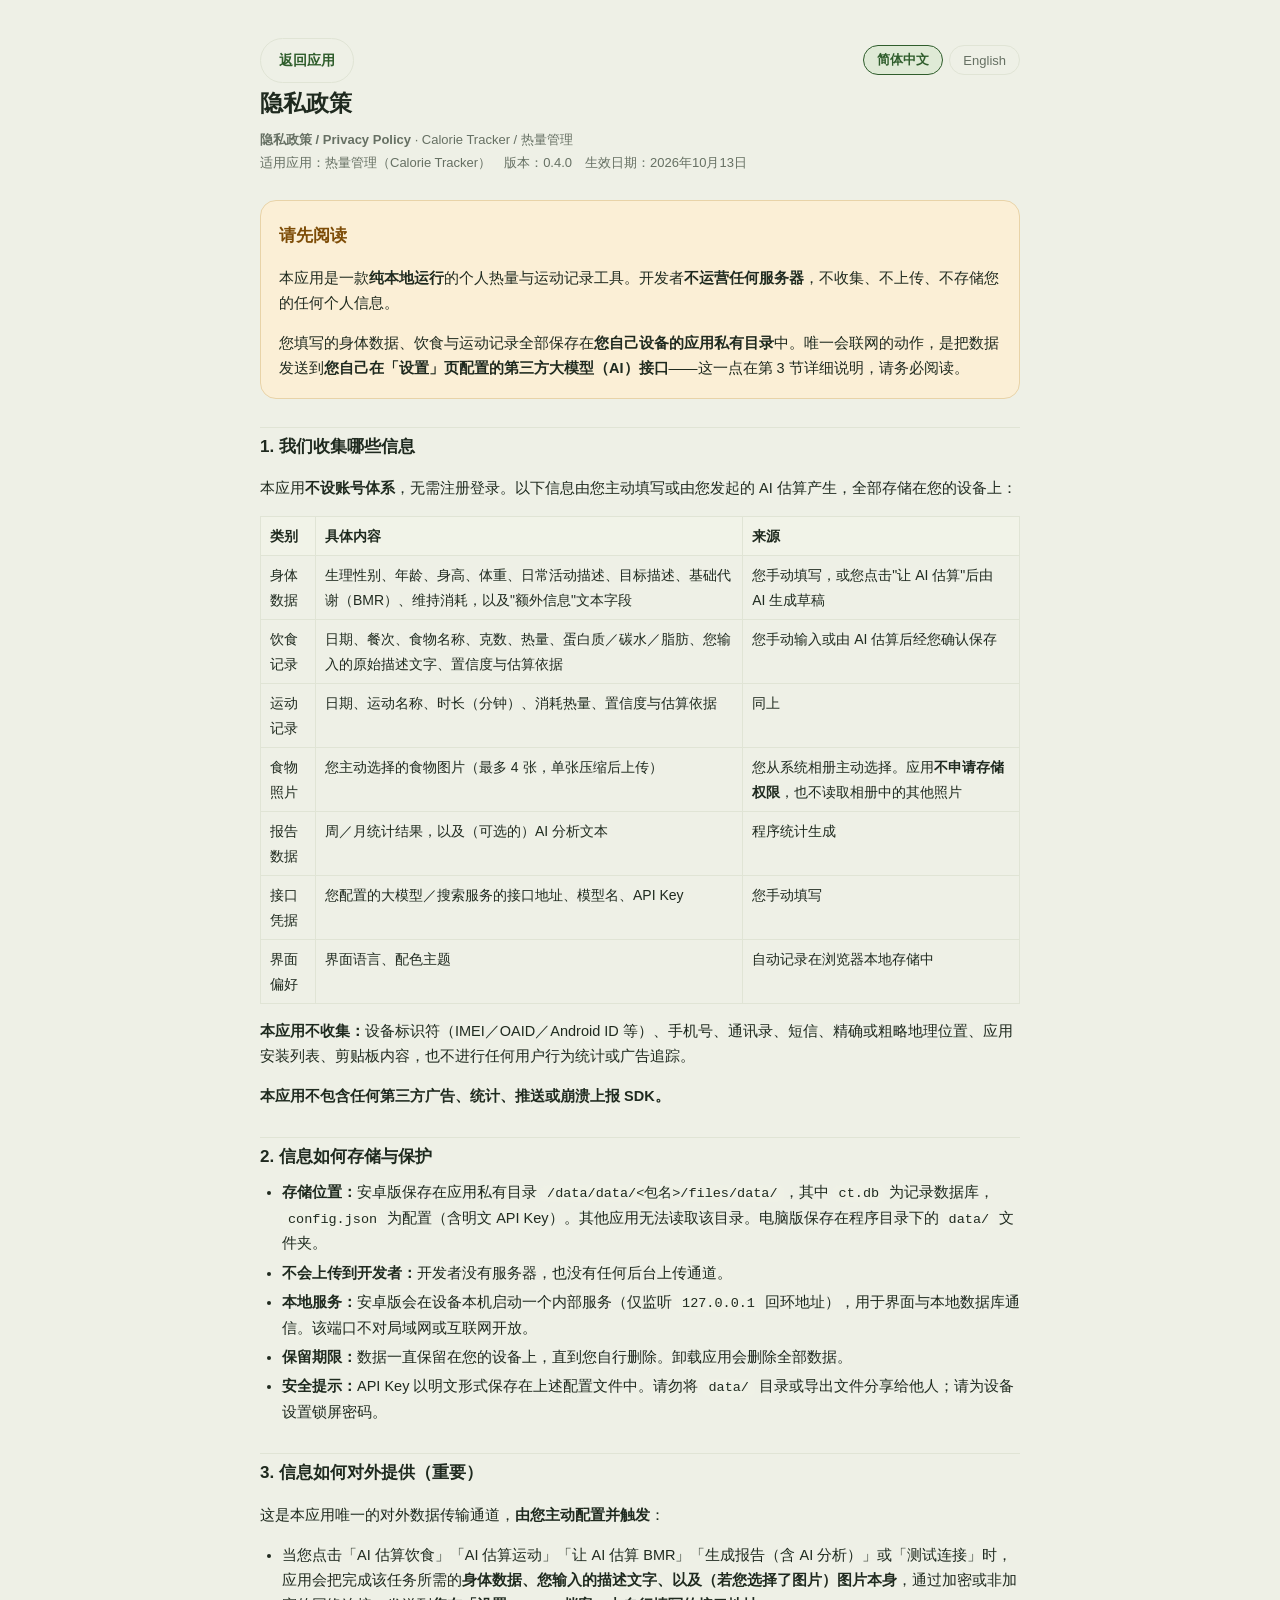
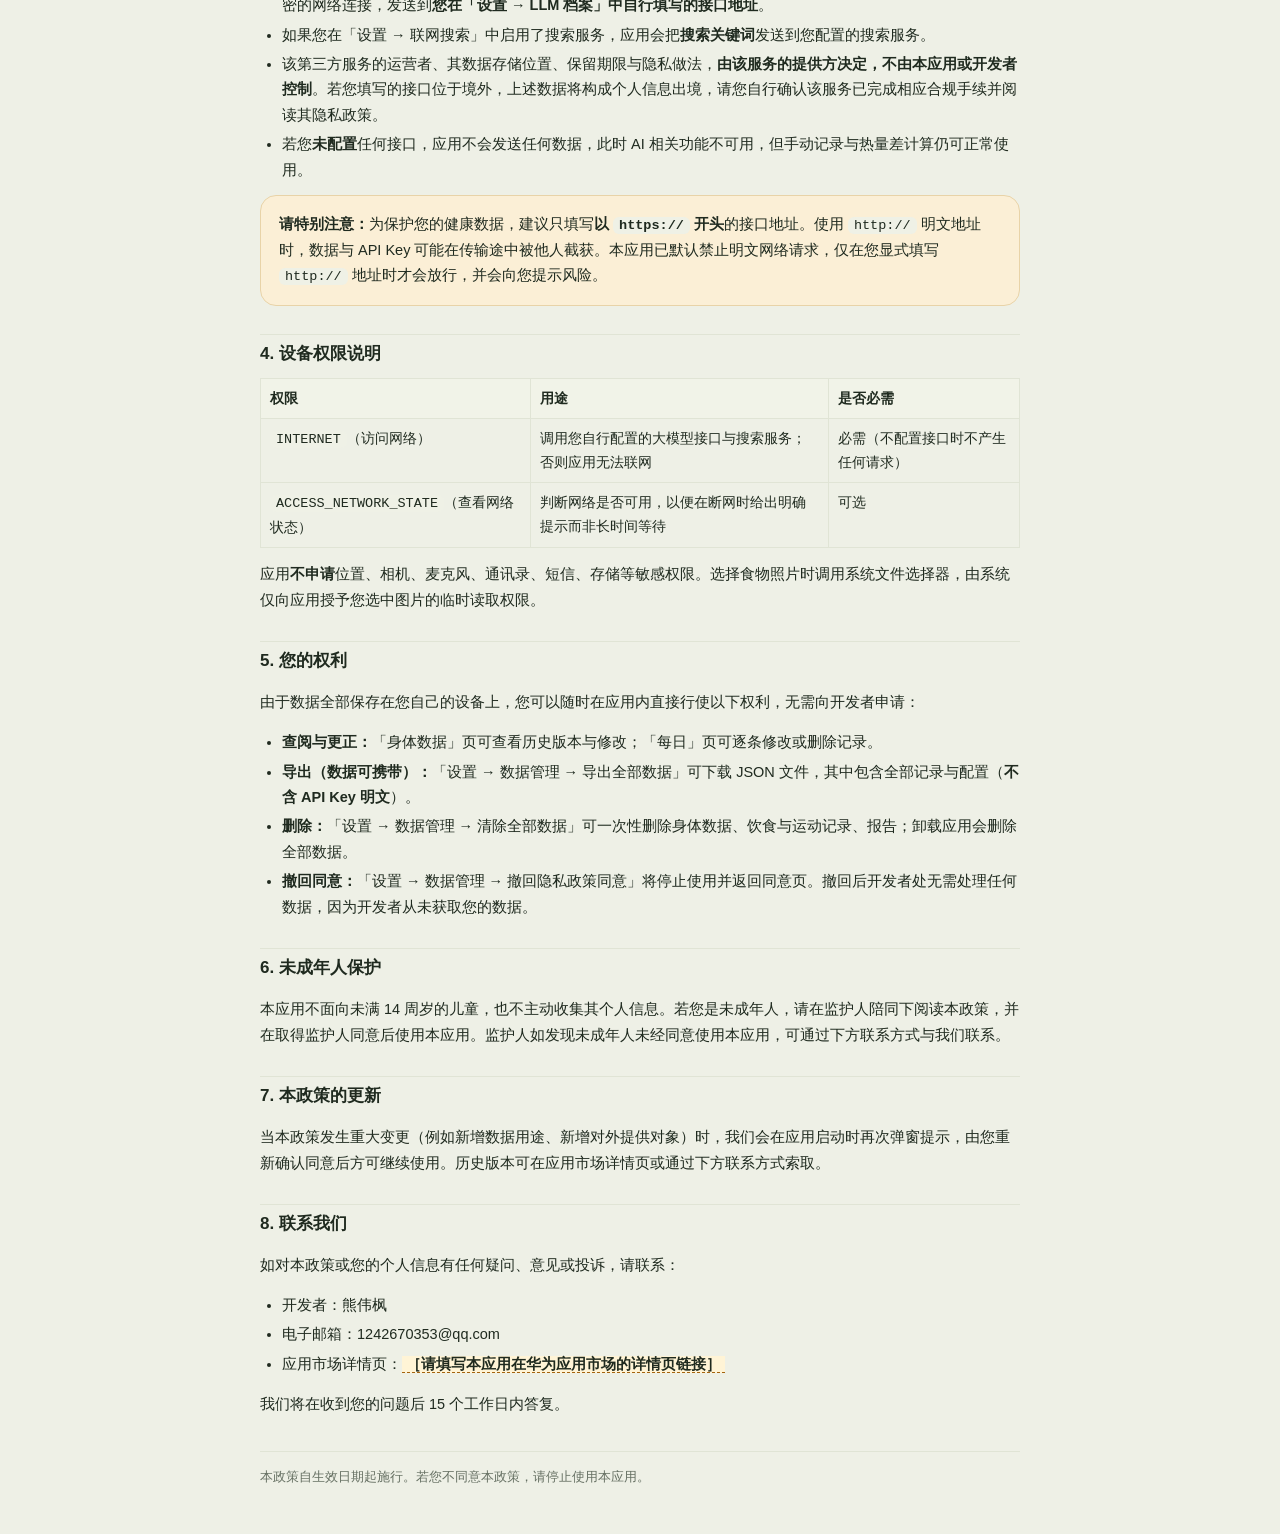
<file: frontend/privacy.html>
<!doctype html>
<html lang="zh-CN">
<head>
<meta charset="utf-8">
<meta name="viewport" content="width=device-width, initial-scale=1, viewport-fit=cover">
<meta name="referrer" content="no-referrer">
<meta name="theme-color" content="#eef0e6">
<title data-i18n="pv.title">隐私政策 · 热量管理</title>
<style>
:root{--bg:#eef0e6;--card:#fbfcf7;--ink:#1f2a1f;--muted:#667063;--line:#e0e4d5;--primary:#2f5d2c;--primary-soft:#dfead6;--warn:#a4640f;--warn-soft:#fbefd6;--r-lg:22px;--r-md:16px;--r-sm:12px}
*{box-sizing:border-box}
body{margin:0;background:var(--bg);color:var(--ink);font:15px/1.75 -apple-system,BlinkMacSystemFont,"Segoe UI","Noto Sans SC","PingFang SC","Microsoft YaHei",sans-serif;padding:0 16px 48px}
.wrap{max-width:760px;margin:0 auto}
header{padding:28px 0 12px}
h1{font-size:23px;margin:0 0 6px}
h2{font-size:17px;margin:28px 0 8px;padding-top:4px;border-top:1px solid var(--line)}
h3{font-size:15px;margin:18px 0 6px}
p,li{font-size:14.5px}
ul,ol{padding-left:22px;margin:8px 0}
li{margin:4px 0}
.meta{color:var(--muted);font-size:13px;margin:0}
.card{background:var(--card);border:1px solid var(--line);border-radius:var(--r-lg);padding:16px 18px;margin:14px 0}
.warn{background:var(--warn-soft);border-color:#e8d3a8;border-radius:var(--r-md)}
.warn h2{border:0;margin-top:0;color:#7d4c07}
.fill{background:#fff4d6;border-bottom:1px dashed var(--warn);padding:0 4px;font-weight:600}
code{background:#eff1e6;border-radius:6px;padding:1px 6px;font-size:13.5px}
table{width:100%;border-collapse:collapse;margin:10px 0;font-size:14px}
th,td{border:1px solid var(--line);padding:7px 9px;text-align:left;vertical-align:top}
th{background:#f1f3e8;font-weight:600}
.top{display:flex;gap:10px;align-items:center;flex-wrap:wrap;padding:10px 0 0}
a{color:var(--primary)}
.btn{display:inline-block;background:var(--primary);color:#fff;border:0;border-radius:999px;padding:9px 18px;font-size:14px;font-weight:600;cursor:pointer;text-decoration:none}
.btn.ghost{background:transparent;color:var(--primary);border:1px solid var(--line)}
.lang{display:flex;gap:6px;margin-left:auto}
.lang button{background:transparent;border:1px solid var(--line);border-radius:999px;padding:5px 13px;font-size:13px;color:var(--muted);cursor:pointer}
.lang button[aria-pressed="true"]{background:var(--primary-soft);border-color:var(--primary);color:var(--primary);font-weight:600}
footer{margin-top:34px;padding-top:14px;border-top:1px solid var(--line);color:var(--muted);font-size:13px}
[hidden]{display:none!important}
</style>
</head>
<body>
<div class="wrap">

<header>
  <div class="top">
    <a class="btn ghost" href="index.html" data-i18n="pv.back">返回应用</a>
    <span class="lang">
      <button type="button" data-lang="zh-CN" aria-pressed="true">简体中文</button>
      <button type="button" data-lang="en" aria-pressed="false">English</button>
    </span>
  </div>
  <h1 data-i18n="pv.title">隐私政策</h1>
  <p class="meta"><strong>隐私政策 / Privacy Policy</strong> · Calorie Tracker / 热量管理</p>
  <p class="meta" data-i18n="pv.meta">适用应用：热量管理（Calorie Tracker）　版本：0.4.0　生效日期：2026年10月13日</p>
</header>

<!-- ==================== 简体中文 ==================== -->
<div data-lang-block="zh-CN">

  <div class="card warn">
    <h2>请先阅读</h2>
    <p>本应用是一款<strong>纯本地运行</strong>的个人热量与运动记录工具。开发者<strong>不运营任何服务器</strong>，不收集、不上传、不存储您的任何个人信息。</p>
    <p style="margin-bottom:0">您填写的身体数据、饮食与运动记录全部保存在<strong>您自己设备的应用私有目录</strong>中。唯一会联网的动作，是把数据发送到<strong>您自己在「设置」页配置的第三方大模型（AI）接口</strong>——这一点在第 3 节详细说明，请务必阅读。</p>
  </div>

  <h2>1. 我们收集哪些信息</h2>
  <p>本应用<strong>不设账号体系</strong>，无需注册登录。以下信息由您主动填写或由您发起的 AI 估算产生，全部存储在您的设备上：</p>
  <table>
    <tr><th>类别</th><th>具体内容</th><th>来源</th></tr>
    <tr><td>身体数据</td><td>生理性别、年龄、身高、体重、日常活动描述、目标描述、基础代谢（BMR）、维持消耗，以及"额外信息"文本字段</td><td>您手动填写，或您点击"让 AI 估算"后由 AI 生成草稿</td></tr>
    <tr><td>饮食记录</td><td>日期、餐次、食物名称、克数、热量、蛋白质／碳水／脂肪、您输入的原始描述文字、置信度与估算依据</td><td>您手动输入或由 AI 估算后经您确认保存</td></tr>
    <tr><td>运动记录</td><td>日期、运动名称、时长（分钟）、消耗热量、置信度与估算依据</td><td>同上</td></tr>
    <tr><td>食物照片</td><td>您主动选择的食物图片（最多 4 张，单张压缩后上传）</td><td>您从系统相册主动选择。应用<strong>不申请存储权限</strong>，也不读取相册中的其他照片</td></tr>
    <tr><td>报告数据</td><td>周／月统计结果，以及（可选的）AI 分析文本</td><td>程序统计生成</td></tr>
    <tr><td>接口凭据</td><td>您配置的大模型／搜索服务的接口地址、模型名、API Key</td><td>您手动填写</td></tr>
    <tr><td>界面偏好</td><td>界面语言、配色主题</td><td>自动记录在浏览器本地存储中</td></tr>
  </table>
  <p><strong>本应用不收集：</strong>设备标识符（IMEI／OAID／Android ID 等）、手机号、通讯录、短信、精确或粗略地理位置、应用安装列表、剪贴板内容，也不进行任何用户行为统计或广告追踪。</p>
  <p><strong>本应用不包含任何第三方广告、统计、推送或崩溃上报 SDK。</strong></p>

  <h2>2. 信息如何存储与保护</h2>
  <ul>
    <li><strong>存储位置：</strong>安卓版保存在应用私有目录 <code>/data/data/&lt;包名&gt;/files/data/</code>，其中 <code>ct.db</code> 为记录数据库，<code>config.json</code> 为配置（含明文 API Key）。其他应用无法读取该目录。电脑版保存在程序目录下的 <code>data/</code> 文件夹。</li>
    <li><strong>不会上传到开发者：</strong>开发者没有服务器，也没有任何后台上传通道。</li>
    <li><strong>本地服务：</strong>安卓版会在设备本机启动一个内部服务（仅监听 <code>127.0.0.1</code> 回环地址），用于界面与本地数据库通信。该端口不对局域网或互联网开放。</li>
    <li><strong>保留期限：</strong>数据一直保留在您的设备上，直到您自行删除。卸载应用会删除全部数据。</li>
    <li><strong>安全提示：</strong>API Key 以明文形式保存在上述配置文件中。请勿将 <code>data/</code> 目录或导出文件分享给他人；请为设备设置锁屏密码。</li>
  </ul>

  <h2>3. 信息如何对外提供（重要）</h2>
  <p>这是本应用唯一的对外数据传输通道，<strong>由您主动配置并触发</strong>：</p>
  <ul>
    <li>当您点击「AI 估算饮食」「AI 估算运动」「让 AI 估算 BMR」「生成报告（含 AI 分析）」或「测试连接」时，应用会把完成该任务所需的<strong>身体数据、您输入的描述文字、以及（若您选择了图片）图片本身</strong>，通过加密或非加密的网络连接，发送到<strong>您在「设置 → LLM 档案」中自行填写的接口地址</strong>。</li>
    <li>如果您在「设置 → 联网搜索」中启用了搜索服务，应用会把<strong>搜索关键词</strong>发送到您配置的搜索服务。</li>
    <li>该第三方服务的运营者、其数据存储位置、保留期限与隐私做法，<strong>由该服务的提供方决定，不由本应用或开发者控制</strong>。若您填写的接口位于境外，上述数据将构成个人信息出境，请您自行确认该服务已完成相应合规手续并阅读其隐私政策。</li>
    <li>若您<strong>未配置</strong>任何接口，应用不会发送任何数据，此时 AI 相关功能不可用，但手动记录与热量差计算仍可正常使用。</li>
  </ul>
  <p class="card warn" style="margin:12px 0"><strong>请特别注意：</strong>为保护您的健康数据，建议只填写<strong>以 <code>https://</code> 开头</strong>的接口地址。使用 <code>http://</code> 明文地址时，数据与 API Key 可能在传输途中被他人截获。本应用已默认禁止明文网络请求，仅在您显式填写 <code>http://</code> 地址时才会放行，并会向您提示风险。</p>

  <h2>4. 设备权限说明</h2>
  <table>
    <tr><th>权限</th><th>用途</th><th>是否必需</th></tr>
    <tr><td><code>INTERNET</code>（访问网络）</td><td>调用您自行配置的大模型接口与搜索服务；否则应用无法联网</td><td>必需（不配置接口时不产生任何请求）</td></tr>
    <tr><td><code>ACCESS_NETWORK_STATE</code>（查看网络状态）</td><td>判断网络是否可用，以便在断网时给出明确提示而非长时间等待</td><td>可选</td></tr>
  </table>
  <p>应用<strong>不申请</strong>位置、相机、麦克风、通讯录、短信、存储等敏感权限。选择食物照片时调用系统文件选择器，由系统仅向应用授予您选中图片的临时读取权限。</p>

  <h2>5. 您的权利</h2>
  <p>由于数据全部保存在您自己的设备上，您可以随时在应用内直接行使以下权利，无需向开发者申请：</p>
  <ul>
    <li><strong>查阅与更正：</strong>「身体数据」页可查看历史版本与修改；「每日」页可逐条修改或删除记录。</li>
    <li><strong>导出（数据可携带）：</strong>「设置 → 数据管理 → 导出全部数据」可下载 JSON 文件，其中包含全部记录与配置（<strong>不含 API Key 明文</strong>）。</li>
    <li><strong>删除：</strong>「设置 → 数据管理 → 清除全部数据」可一次性删除身体数据、饮食与运动记录、报告；卸载应用会删除全部数据。</li>
    <li><strong>撤回同意：</strong>「设置 → 数据管理 → 撤回隐私政策同意」将停止使用并返回同意页。撤回后开发者处无需处理任何数据，因为开发者从未获取您的数据。</li>
  </ul>

  <h2>6. 未成年人保护</h2>
  <p>本应用不面向未满 14 周岁的儿童，也不主动收集其个人信息。若您是未成年人，请在监护人陪同下阅读本政策，并在取得监护人同意后使用本应用。监护人如发现未成年人未经同意使用本应用，可通过下方联系方式与我们联系。</p>

  <h2>7. 本政策的更新</h2>
  <p>当本政策发生重大变更（例如新增数据用途、新增对外提供对象）时，我们会在应用启动时再次弹窗提示，由您重新确认同意后方可继续使用。历史版本可在应用市场详情页或通过下方联系方式索取。</p>

  <h2>8. 联系我们</h2>
  <p>如对本政策或您的个人信息有任何疑问、意见或投诉，请联系：</p>
  <ul>
    <li>开发者：熊伟枫</li>
    <li>电子邮箱：1242670353@qq.com</li>
    <li>应用市场详情页：<span class="fill">［请填写本应用在华为应用市场的详情页链接］</span></li>
  </ul>
  <p>我们将在收到您的问题后 15 个工作日内答复。</p>

</div>

<!-- ==================== English ==================== -->
<div data-lang-block="en" hidden>

  <div class="card warn">
    <h2>Please read first</h2>
    <p>Calorie Tracker is a <strong>fully local</strong> personal calorie and exercise logging tool. The developer <strong>operates no server</strong> and does not collect, upload, or store any of your personal information.</p>
    <p style="margin-bottom:0">The body data and food/exercise records you enter stay in <strong>your own device's private app storage</strong>. The only network activity is sending data to the <strong>third-party AI (LLM) endpoint that you configure yourself</strong> in Settings. Please read Section 3 carefully.</p>
  </div>

  <h2>1. What information is collected</h2>
  <p>The app has <strong>no account system</strong> and requires no sign-up. The following is entered by you or produced by an AI estimate you trigger, and is stored on your device only:</p>
  <table>
    <tr><th>Category</th><th>Details</th><th>Source</th></tr>
    <tr><td>Body data</td><td>Sex, age, height, weight, daily-activity description, goal description, BMR, maintenance burn, and a free-text "extra" field</td><td>Entered by you, or drafted by AI when you tap "estimate"</td></tr>
    <tr><td>Food records</td><td>Date, meal, food name, grams, calories, protein/carbs/fat, your original description text, confidence and basis</td><td>Entered by you, or AI-estimated and confirmed by you</td></tr>
    <tr><td>Exercise records</td><td>Date, activity name, minutes, calories burned, confidence and basis</td><td>As above</td></tr>
    <tr><td>Food photos</td><td>Photos you actively pick (up to 4, compressed before sending)</td><td>Chosen by you via the system picker. The app requests <strong>no storage permission</strong> and cannot read other photos</td></tr>
    <tr><td>Reports</td><td>Weekly/monthly statistics and optional AI analysis text</td><td>Computed by the app</td></tr>
    <tr><td>Credentials</td><td>Endpoint URL, model name and API key for the LLM/search service you configure</td><td>Entered by you</td></tr>
    <tr><td>Preferences</td><td>Interface language and colour theme</td><td>Stored in browser local storage</td></tr>
  </table>
  <p><strong>The app does NOT collect:</strong> device identifiers (IMEI / OAID / Android ID), phone number, contacts, SMS, precise or coarse location, installed-app list, or clipboard content. It performs no behavioural analytics or ad tracking.</p>
  <p><strong>The app contains no third-party advertising, analytics, push, or crash-reporting SDK.</strong></p>

  <h2>2. How information is stored and protected</h2>
  <ul>
    <li><strong>Location:</strong> on Android, in the app's private directory <code>/data/data/&lt;package&gt;/files/data/</code>, where <code>ct.db</code> holds records and <code>config.json</code> holds settings (including the API key in plain text). Other apps cannot read this directory. On desktop it is the <code>data/</code> folder next to the program.</li>
    <li><strong>Never uploaded to the developer:</strong> the developer has no server and no upload channel.</li>
    <li><strong>Local service:</strong> on Android the app runs an internal service bound to <code>127.0.0.1</code> only, for communication between the UI and the local database. It is not exposed to the LAN or the internet.</li>
    <li><strong>Retention:</strong> data stays on your device until you delete it. Uninstalling the app removes all data.</li>
    <li><strong>Security note:</strong> the API key is stored in plain text in the config file. Do not share the <code>data/</code> folder or export files, and set a device lock screen.</li>
  </ul>

  <h2>3. Disclosure to third parties (important)</h2>
  <p>This is the app's only outbound data channel, and it is <strong>configured and triggered by you</strong>:</p>
  <ul>
    <li>When you tap "AI-estimate food", "AI-estimate exercise", "estimate BMR", "generate report (with AI analysis)" or "test connection", the app sends the <strong>body data, your description text and (if you selected images) the images themselves</strong> over the network to the <strong>endpoint you entered under Settings → LLM profiles</strong>.</li>
    <li>If you enable a search provider under Settings → Web search, the app sends the <strong>search query</strong> to the service you configured.</li>
    <li>That provider's operator, storage location, retention period and privacy practices are <strong>determined by that provider, not by this app or its developer</strong>. If the endpoint you enter is outside your country, this constitutes a cross-border transfer — please verify that provider's compliance and read its privacy policy.</li>
    <li>If you configure <strong>no</strong> endpoint, the app sends nothing. AI features are unavailable, but manual logging and calorie-balance calculation still work.</li>
  </ul>
  <p class="card warn" style="margin:12px 0"><strong>Important:</strong> to protect your health data, prefer endpoints beginning with <code>https://</code>. With a plain <code>http://</code> endpoint, your data and API key may be intercepted in transit. The app blocks cleartext traffic by default and only allows it when you explicitly enter an <code>http://</code> address, after warning you of the risk.</p>

  <h2>4. Device permissions</h2>
  <table>
    <tr><th>Permission</th><th>Purpose</th><th>Required</th></tr>
    <tr><td><code>INTERNET</code></td><td>Call the LLM and search endpoints you configure; without it the app cannot go online</td><td>Yes (no request is made unless you configure an endpoint)</td></tr>
    <tr><td><code>ACCESS_NETWORK_STATE</code></td><td>Detect connectivity so an offline state produces a clear message instead of a long wait</td><td>Optional</td></tr>
  </table>
  <p>The app requests <strong>no</strong> location, camera, microphone, contacts, SMS or storage permissions. Picking a food photo uses the system file picker, which grants temporary read access to the selected image only.</p>

  <h2>5. Your rights</h2>
  <p>Because all data lives on your own device, you can exercise these rights inside the app at any time, with no request to the developer:</p>
  <ul>
    <li><strong>Access and correction:</strong> the Body data page shows version history and allows edits; the Daily page lets you edit or delete any entry.</li>
    <li><strong>Export (portability):</strong> Settings → Data management → Export all data downloads a JSON file containing all records and settings (<strong>without API key secrets</strong>).</li>
    <li><strong>Deletion:</strong> Settings → Data management → Clear all data removes body data, food/exercise records and reports in one step; uninstalling removes everything.</li>
    <li><strong>Withdraw consent:</strong> Settings → Data management → Withdraw privacy consent stops use and returns to the consent screen. Nothing needs to be deleted on the developer's side, because the developer never received your data.</li>
  </ul>

  <h2>6. Minors</h2>
  <p>The app is not directed at children under 14 and does not knowingly collect their personal information. If you are a minor, please read this policy with a guardian and use the app only with their consent. Guardians may contact us using the details below.</p>

  <h2>7. Changes to this policy</h2>
  <p>If this policy changes materially (for example, a new data use or a new recipient), the app will show the consent dialog again at launch and require your renewed consent before you continue. Previous versions are available on the store listing or on request.</p>

  <h2>8. Contact us</h2>
  <ul>
    <li>Developer: Xiong Weifeng (熊伟枫)</li>
    <li>Email: 1242670353@qq.com</li>
    <li>Store listing: <span class="fill">[Link to this app's AppGallery listing]</span></li>
  </ul>
  <p>We will respond within 15 working days.</p>

</div>

<footer data-i18n="pv.footer">本政策自生效日期起施行。若您不同意本政策，请停止使用本应用。</footer>
</div>

<script src="i18n.js"></script>
<script>
(function () {
  "use strict";
  function apply(lang) {
    document.documentElement.lang = lang;
    document.querySelectorAll("[data-lang-block]").forEach(function (el) {
      el.hidden = el.dataset.langBlock !== lang;
    });
    document.querySelectorAll(".lang button").forEach(function (b) {
      b.setAttribute("aria-pressed", String(b.dataset.lang === lang));
    });
  }
  document.querySelectorAll(".lang button").forEach(function (b) {
    b.addEventListener("click", function () { I18N.setLang(b.dataset.lang); apply(b.dataset.lang); });
  });
  apply(I18N.getLang());
})();
</script>
</body>
</html>
</file>
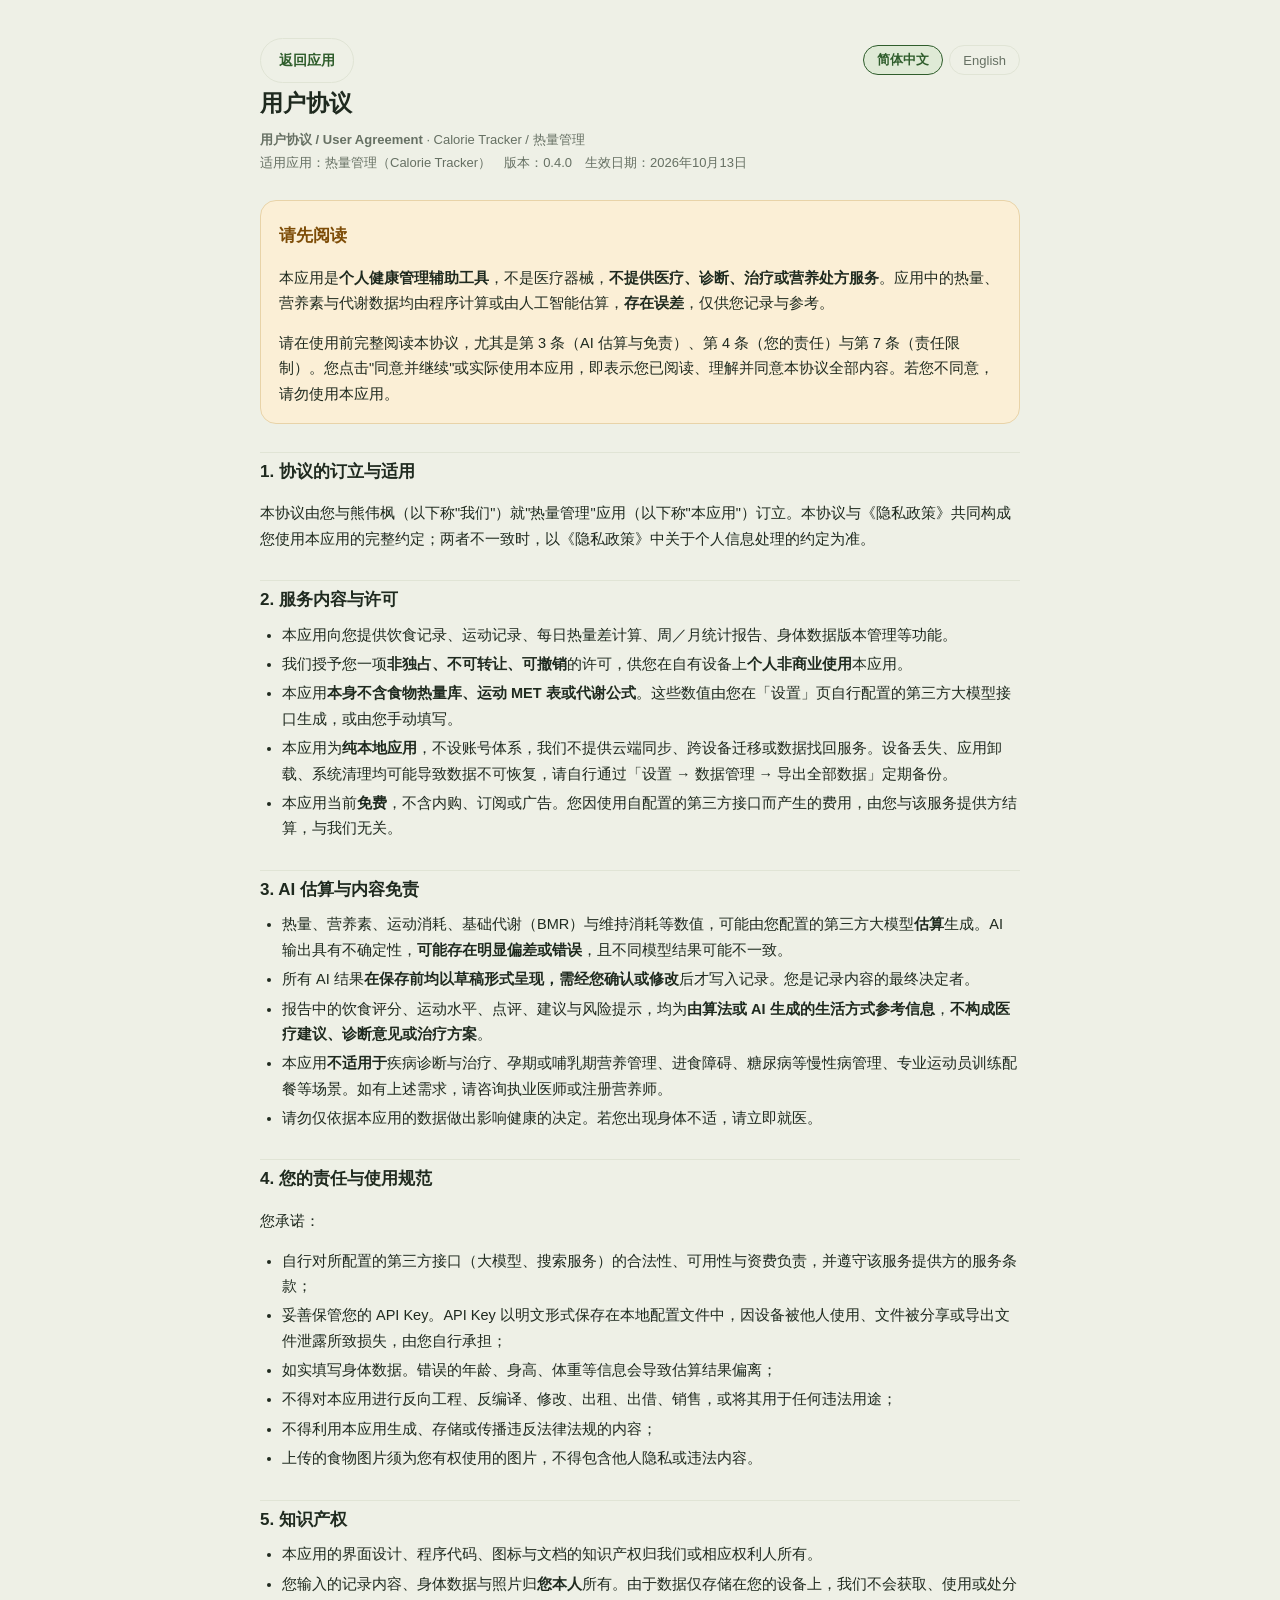
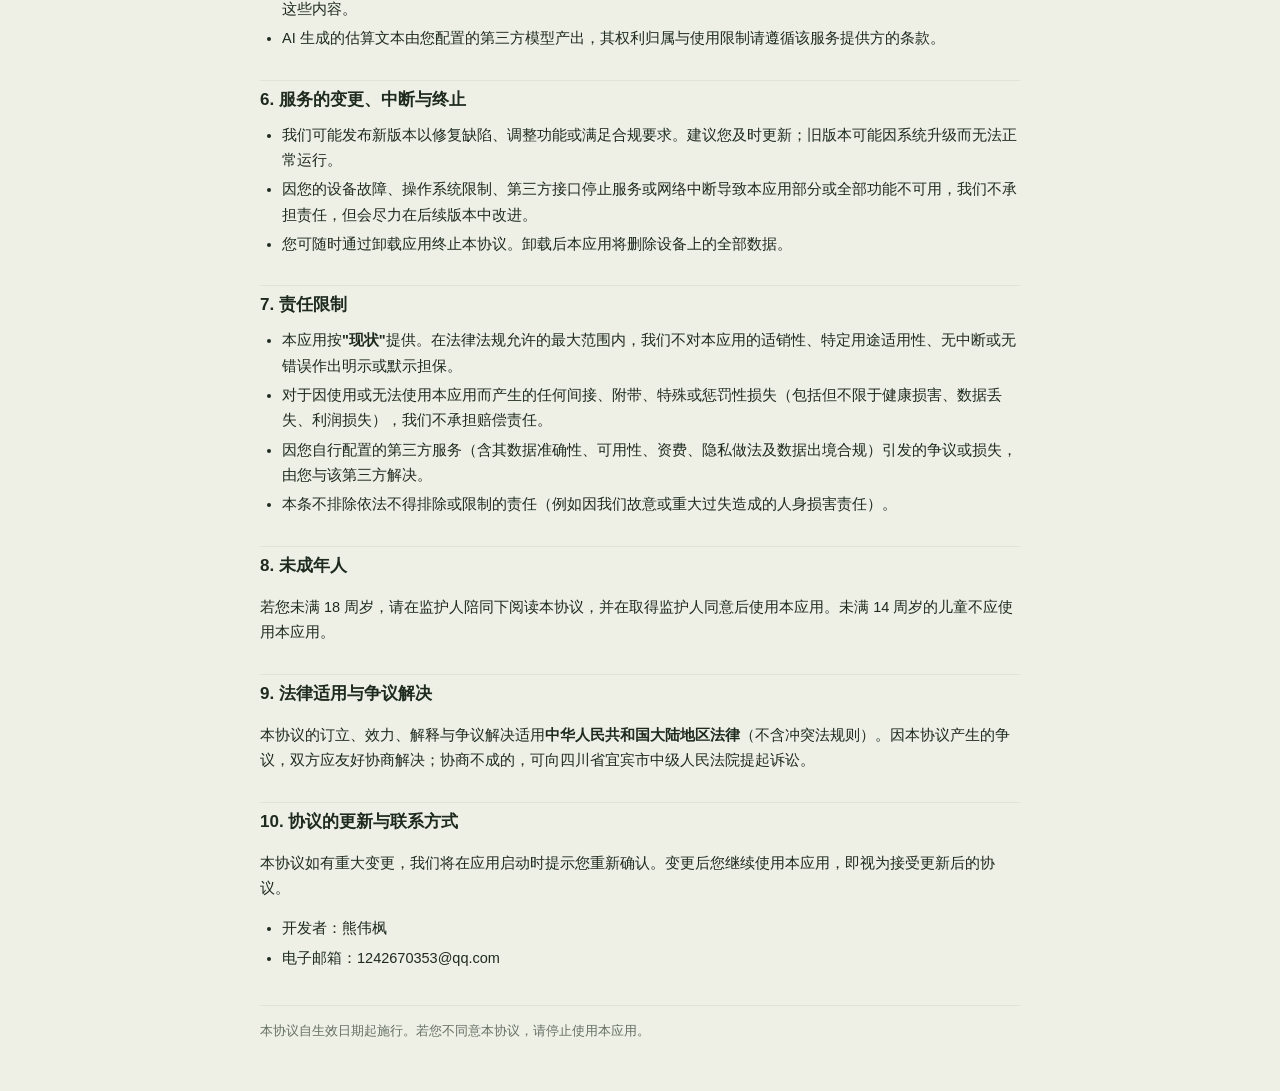
<file: frontend/terms.html>
<!doctype html>
<html lang="zh-CN">
<head>
<meta charset="utf-8">
<meta name="viewport" content="width=device-width, initial-scale=1, viewport-fit=cover">
<meta name="referrer" content="no-referrer">
<meta name="theme-color" content="#eef0e6">
<title data-i18n="tm.title">用户协议 · 热量管理</title>
<style>
:root{--bg:#eef0e6;--card:#fbfcf7;--ink:#1f2a1f;--muted:#667063;--line:#e0e4d5;--primary:#2f5d2c;--primary-soft:#dfead6;--warn:#a4640f;--warn-soft:#fbefd6;--r-lg:22px;--r-md:16px;--r-sm:12px}
*{box-sizing:border-box}
body{margin:0;background:var(--bg);color:var(--ink);font:15px/1.75 -apple-system,BlinkMacSystemFont,"Segoe UI","Noto Sans SC","PingFang SC","Microsoft YaHei",sans-serif;padding:0 16px 48px}
.wrap{max-width:760px;margin:0 auto}
header{padding:28px 0 12px}
h1{font-size:23px;margin:0 0 6px}
h2{font-size:17px;margin:28px 0 8px;padding-top:4px;border-top:1px solid var(--line)}
p,li{font-size:14.5px}
ul,ol{padding-left:22px;margin:8px 0}
li{margin:4px 0}
.meta{color:var(--muted);font-size:13px;margin:0}
.card{background:var(--card);border:1px solid var(--line);border-radius:var(--r-lg);padding:16px 18px;margin:14px 0}
.warn{background:var(--warn-soft);border-color:#e8d3a8;border-radius:var(--r-md)}
.warn h2{border:0;margin-top:0;color:#7d4c07}
.fill{background:#fff4d6;border-bottom:1px dashed var(--warn);padding:0 4px;font-weight:600}
code{background:#eff1e6;border-radius:6px;padding:1px 6px;font-size:13.5px}
.top{display:flex;gap:10px;align-items:center;flex-wrap:wrap;padding:10px 0 0}
a{color:var(--primary)}
.btn{display:inline-block;background:var(--primary);color:#fff;border:0;border-radius:999px;padding:9px 18px;font-size:14px;font-weight:600;cursor:pointer;text-decoration:none}
.btn.ghost{background:transparent;color:var(--primary);border:1px solid var(--line)}
.lang{display:flex;gap:6px;margin-left:auto}
.lang button{background:transparent;border:1px solid var(--line);border-radius:999px;padding:5px 13px;font-size:13px;color:var(--muted);cursor:pointer}
.lang button[aria-pressed="true"]{background:var(--primary-soft);border-color:var(--primary);color:var(--primary);font-weight:600}
footer{margin-top:34px;padding-top:14px;border-top:1px solid var(--line);color:var(--muted);font-size:13px}
[hidden]{display:none!important}
</style>
</head>
<body>
<div class="wrap">

<header>
  <div class="top">
    <a class="btn ghost" href="index.html" data-i18n="tm.back">返回应用</a>
    <span class="lang">
      <button type="button" data-lang="zh-CN" aria-pressed="true">简体中文</button>
      <button type="button" data-lang="en" aria-pressed="false">English</button>
    </span>
  </div>
  <h1 data-i18n="tm.title">用户协议</h1>
  <p class="meta"><strong>用户协议 / User Agreement</strong> · Calorie Tracker / 热量管理</p>
  <p class="meta" data-i18n="tm.meta">适用应用：热量管理（Calorie Tracker）　版本：0.4.0　生效日期：2026年10月13日</p>
</header>

<!-- ==================== 简体中文 ==================== -->
<div data-lang-block="zh-CN">

  <div class="card warn">
    <h2>请先阅读</h2>
    <p>本应用是<strong>个人健康管理辅助工具</strong>，不是医疗器械，<strong>不提供医疗、诊断、治疗或营养处方服务</strong>。应用中的热量、营养素与代谢数据均由程序计算或由人工智能估算，<strong>存在误差</strong>，仅供您记录与参考。</p>
    <p style="margin-bottom:0">请在使用前完整阅读本协议，尤其是第 3 条（AI 估算与免责）、第 4 条（您的责任）与第 7 条（责任限制）。您点击"同意并继续"或实际使用本应用，即表示您已阅读、理解并同意本协议全部内容。若您不同意，请勿使用本应用。</p>
  </div>

  <h2>1. 协议的订立与适用</h2>
  <p>本协议由您与熊伟枫（以下称"我们"）就"热量管理"应用（以下称"本应用"）订立。本协议与《隐私政策》共同构成您使用本应用的完整约定；两者不一致时，以《隐私政策》中关于个人信息处理的约定为准。</p>

  <h2>2. 服务内容与许可</h2>
  <ul>
    <li>本应用向您提供饮食记录、运动记录、每日热量差计算、周／月统计报告、身体数据版本管理等功能。</li>
    <li>我们授予您一项<strong>非独占、不可转让、可撤销</strong>的许可，供您在自有设备上<strong>个人非商业使用</strong>本应用。</li>
    <li>本应用<strong>本身不含食物热量库、运动 MET 表或代谢公式</strong>。这些数值由您在「设置」页自行配置的第三方大模型接口生成，或由您手动填写。</li>
    <li>本应用为<strong>纯本地应用</strong>，不设账号体系，我们不提供云端同步、跨设备迁移或数据找回服务。设备丢失、应用卸载、系统清理均可能导致数据不可恢复，请自行通过「设置 → 数据管理 → 导出全部数据」定期备份。</li>
    <li>本应用当前<strong>免费</strong>，不含内购、订阅或广告。您因使用自配置的第三方接口而产生的费用，由您与该服务提供方结算，与我们无关。</li>
  </ul>

  <h2>3. AI 估算与内容免责</h2>
  <ul>
    <li>热量、营养素、运动消耗、基础代谢（BMR）与维持消耗等数值，可能由您配置的第三方大模型<strong>估算</strong>生成。AI 输出具有不确定性，<strong>可能存在明显偏差或错误</strong>，且不同模型结果可能不一致。</li>
    <li>所有 AI 结果<strong>在保存前均以草稿形式呈现，需经您确认或修改</strong>后才写入记录。您是记录内容的最终决定者。</li>
    <li>报告中的饮食评分、运动水平、点评、建议与风险提示，均为<strong>由算法或 AI 生成的生活方式参考信息</strong>，<strong>不构成医疗建议、诊断意见或治疗方案</strong>。</li>
    <li>本应用<strong>不适用于</strong>疾病诊断与治疗、孕期或哺乳期营养管理、进食障碍、糖尿病等慢性病管理、专业运动员训练配餐等场景。如有上述需求，请咨询执业医师或注册营养师。</li>
    <li>请勿仅依据本应用的数据做出影响健康的决定。若您出现身体不适，请立即就医。</li>
  </ul>

  <h2>4. 您的责任与使用规范</h2>
  <p>您承诺：</p>
  <ul>
    <li>自行对所配置的第三方接口（大模型、搜索服务）的合法性、可用性与资费负责，并遵守该服务提供方的服务条款；</li>
    <li>妥善保管您的 API Key。API Key 以明文形式保存在本地配置文件中，因设备被他人使用、文件被分享或导出文件泄露所致损失，由您自行承担；</li>
    <li>如实填写身体数据。错误的年龄、身高、体重等信息会导致估算结果偏离；</li>
    <li>不得对本应用进行反向工程、反编译、修改、出租、出借、销售，或将其用于任何违法用途；</li>
    <li>不得利用本应用生成、存储或传播违反法律法规的内容；</li>
    <li>上传的食物图片须为您有权使用的图片，不得包含他人隐私或违法内容。</li>
  </ul>

  <h2>5. 知识产权</h2>
  <ul>
    <li>本应用的界面设计、程序代码、图标与文档的知识产权归我们或相应权利人所有。</li>
    <li>您输入的记录内容、身体数据与照片归<strong>您本人</strong>所有。由于数据仅存储在您的设备上，我们不会获取、使用或处分这些内容。</li>
    <li>AI 生成的估算文本由您配置的第三方模型产出，其权利归属与使用限制请遵循该服务提供方的条款。</li>
  </ul>

  <h2>6. 服务的变更、中断与终止</h2>
  <ul>
    <li>我们可能发布新版本以修复缺陷、调整功能或满足合规要求。建议您及时更新；旧版本可能因系统升级而无法正常运行。</li>
    <li>因您的设备故障、操作系统限制、第三方接口停止服务或网络中断导致本应用部分或全部功能不可用，我们不承担责任，但会尽力在后续版本中改进。</li>
    <li>您可随时通过卸载应用终止本协议。卸载后本应用将删除设备上的全部数据。</li>
  </ul>

  <h2>7. 责任限制</h2>
  <ul>
    <li>本应用按<strong>"现状"</strong>提供。在法律法规允许的最大范围内，我们不对本应用的适销性、特定用途适用性、无中断或无错误作出明示或默示担保。</li>
    <li>对于因使用或无法使用本应用而产生的任何间接、附带、特殊或惩罚性损失（包括但不限于健康损害、数据丢失、利润损失），我们不承担赔偿责任。</li>
    <li>因您自行配置的第三方服务（含其数据准确性、可用性、资费、隐私做法及数据出境合规）引发的争议或损失，由您与该第三方解决。</li>
    <li>本条不排除依法不得排除或限制的责任（例如因我们故意或重大过失造成的人身损害责任）。</li>
  </ul>

  <h2>8. 未成年人</h2>
  <p>若您未满 18 周岁，请在监护人陪同下阅读本协议，并在取得监护人同意后使用本应用。未满 14 周岁的儿童不应使用本应用。</p>

  <h2>9. 法律适用与争议解决</h2>
  <p>本协议的订立、效力、解释与争议解决适用<strong>中华人民共和国大陆地区法律</strong>（不含冲突法规则）。因本协议产生的争议，双方应友好协商解决；协商不成的，可向四川省宜宾市中级人民法院提起诉讼。</p>

  <h2>10. 协议的更新与联系方式</h2>
  <p>本协议如有重大变更，我们将在应用启动时提示您重新确认。变更后您继续使用本应用，即视为接受更新后的协议。</p>
  <ul>
    <li>开发者：熊伟枫</li>
    <li>电子邮箱：1242670353@qq.com</li>
  </ul>

</div>

<!-- ==================== English ==================== -->
<div data-lang-block="en" hidden>

  <div class="card warn">
    <h2>Please read first</h2>
    <p>Calorie Tracker is a <strong>personal health-management aid</strong>. It is not a medical device and <strong>does not provide medical, diagnostic, treatment or dietary-prescription services</strong>. Calorie, macronutrient and metabolic values are computed by the app or estimated by artificial intelligence and <strong>are subject to error</strong>; they are for logging and reference only.</p>
    <p style="margin-bottom:0">Please read this agreement in full before use, especially Sections 3 (AI estimates and disclaimers), 4 (your responsibilities) and 7 (limitation of liability). By tapping "Agree and continue" or otherwise using the app you confirm that you have read, understood and accepted this agreement. If you do not agree, please do not use the app.</p>
  </div>

  <h2>1. Parties and scope</h2>
  <p>This agreement is entered into between you and Xiong Weifeng (熊伟枫) ("we") concerning the "Calorie Tracker" application (the "app"). Together with the Privacy Policy it forms the complete terms for your use of the app. Where the two conflict on the handling of personal information, the Privacy Policy prevails.</p>

  <h2>2. Service and licence</h2>
  <ul>
    <li>The app provides food logging, exercise logging, daily calorie-balance calculation, weekly/monthly reports and versioned body-data management.</li>
    <li>We grant you a <strong>non-exclusive, non-transferable, revocable</strong> licence to use the app on your own devices for <strong>personal, non-commercial purposes</strong>.</li>
    <li>The app <strong>contains no built-in food-calorie database, MET table or metabolic formula</strong>. Those values are produced by the third-party LLM endpoint you configure in Settings, or entered by you manually.</li>
    <li>The app is <strong>entirely local</strong> with no account system. We provide no cloud sync, cross-device migration or data recovery. Device loss, uninstallation or system cleanup may make data unrecoverable — please back up regularly via Settings → Data management → Export all data.</li>
    <li>The app is currently <strong>free</strong>, with no in-app purchases, subscriptions or ads. Any fees charged by the third-party endpoints you configure are settled between you and that provider and are not our concern.</li>
  </ul>

  <h2>3. AI estimates and content disclaimers</h2>
  <ul>
    <li>Calories, macronutrients, exercise burn, BMR and maintenance burn <strong>may be estimated</strong> by the third-party LLM you configure. AI output is probabilistic, <strong>may be materially wrong</strong>, and may differ between models.</li>
    <li>All AI results are <strong>presented as drafts and require your confirmation or editing</strong> before being saved. You are the final author of your records.</li>
    <li>Diet scores, activity levels, comments, suggestions and risk notes in reports are <strong>lifestyle reference information generated by algorithms or AI</strong> and <strong>do not constitute medical advice, diagnosis or treatment</strong>.</li>
    <li>The app is <strong>not intended</strong> for disease diagnosis or treatment, pregnancy or lactation nutrition, eating disorders, chronic conditions such as diabetes, or professional athletic meal planning. Consult a physician or registered dietitian for those needs.</li>
    <li>Do not make health-affecting decisions based solely on this app's data. Seek medical attention promptly if you feel unwell.</li>
  </ul>

  <h2>4. Your responsibilities</h2>
  <ul>
    <li>You are responsible for the legality, availability and cost of the third-party endpoints you configure, and for complying with their terms of service;</li>
    <li>You must keep your API key safe. It is stored in plain text in the local config file; any loss arising from others using your device, or from sharing the file or an export, is your own;</li>
    <li>You must enter body data truthfully. Incorrect age, height or weight will skew estimates;</li>
    <li>You must not reverse engineer, decompile, modify, rent, lend or sell the app, or use it for any unlawful purpose;</li>
    <li>You must not use the app to generate, store or distribute content that violates the law;</li>
    <li>Food photos you upload must be ones you have the right to use and must not contain others' private information or unlawful content.</li>
  </ul>

  <h2>5. Intellectual property</h2>
  <ul>
    <li>The app's interface design, source code, icons and documentation belong to us or the respective rights holders.</li>
    <li>The records, body data and photos you enter belong to <strong>you</strong>. Because the data stays on your device, we never obtain, use or dispose of it.</li>
    <li>AI-generated text is produced by the third-party model you configure; its ownership and permitted uses are governed by that provider's terms.</li>
  </ul>

  <h2>6. Changes, interruption and termination</h2>
  <ul>
    <li>We may release new versions to fix defects, adjust features or meet compliance requirements. Please update promptly; older versions may stop working after OS upgrades.</li>
    <li>We are not liable if some or all features are unavailable due to device faults, OS restrictions, a third-party endpoint shutting down, or network interruption, though we will try to improve this in later versions.</li>
    <li>You may terminate this agreement at any time by uninstalling the app, which deletes all data on the device.</li>
  </ul>

  <h2>7. Limitation of liability</h2>
  <ul>
    <li>The app is provided <strong>"as is"</strong>. To the maximum extent permitted by law we disclaim all express or implied warranties, including merchantability, fitness for a particular purpose, and uninterrupted or error-free operation.</li>
    <li>We are not liable for any indirect, incidental, special or punitive damages arising from use of, or inability to use, the app (including but not limited to health harm, data loss or lost profits).</li>
    <li>Disputes or losses arising from third-party services you configure (including their data accuracy, availability, pricing, privacy practices and cross-border compliance) are for you and that third party to resolve.</li>
    <li>Nothing in this section excludes liability that cannot lawfully be excluded or limited (for example, liability for personal injury caused by our wilful misconduct or gross negligence).</li>
  </ul>

  <h2>8. Minors</h2>
  <p>If you are under 18, please read this agreement with a guardian and use the app only with their consent. Children under 14 should not use the app.</p>

  <h2>9. Governing law and disputes</h2>
  <p>This agreement is governed by the laws of the mainland of the People's Republic of China (excluding conflict-of-law rules). Disputes should first be resolved through friendly negotiation; failing that, either party may bring proceedings before the Yibin Intermediate People's Court of Sichuan Province (四川省宜宾市中级人民法院).</p>

  <h2>10. Updates and contact</h2>
  <p>If this agreement changes materially, we will ask you to confirm again when the app starts. Continued use after a change constitutes acceptance.</p>
  <ul>
    <li>Developer: Xiong Weifeng (熊伟枫)</li>
    <li>Email: 1242670353@qq.com</li>
  </ul>

</div>

<footer data-i18n="tm.footer">本协议自生效日期起施行。若您不同意本协议，请停止使用本应用。</footer>
</div>

<script src="i18n.js"></script>
<script>
(function () {
  "use strict";
  function apply(lang) {
    document.documentElement.lang = lang;
    document.querySelectorAll("[data-lang-block]").forEach(function (el) {
      el.hidden = el.dataset.langBlock !== lang;
    });
    document.querySelectorAll(".lang button").forEach(function (b) {
      b.setAttribute("aria-pressed", String(b.dataset.lang === lang));
    });
  }
  document.querySelectorAll(".lang button").forEach(function (b) {
    b.addEventListener("click", function () { I18N.setLang(b.dataset.lang); apply(b.dataset.lang); });
  });
  apply(I18N.getLang());
})();
</script>
</body>
</html>
</file>
<file: frontend/style.css>
/* 热量管理 v0.3 —— Verdant Cream 设计系统
 * 所有颜色、圆角、阴影、字号集中在 :root；三套浅色主题通过 <html data-theme="…"> 覆盖主题令牌。
 * 无图片、无外部字体、无 CDN；图标为 index.html 里的内联 SVG 精灵。 */
:root {
  /* 主题令牌（默认：森林奶油） */
  --bg: #eef0e6; --bg-2: #e6e9dc;
  --card: #fbfcf7; --field: #f3f5ec; --tile: #f1f3e8;
  --ink: #1f2a1f; --muted: #667063;
  --line: #e0e4d5; --line-strong: #cdd3c1;
  --primary: #2f5d2c; --primary-ink: #234a21; --primary-soft: #dfead6; --on-primary: #fff;
  --secondary: #46667c; --secondary-soft: #e0e9ee;
  --good: #2c6b2a; --good-soft: #e1efd9;
  --bad: #c0462d; --bad-soft: #fbe6df;
  --warn: #a4640f; --warn-soft: #fbefd6;
  --m-protein: #46667c; --m-carb: #d6a13b; --m-fat: #e07a5f;
  --glow: rgba(47, 93, 44, .08);

  /* 形状 / 间距 / 字号 */
  --r-lg: 22px; --r-md: 16px; --r-sm: 12px; --r-pill: 999px;
  --shadow: 0 1px 2px rgba(31, 42, 31, .05), 0 6px 20px rgba(31, 42, 31, .06);
  --shadow-pop: 0 12px 40px rgba(31, 42, 31, .22);
  --sp-1: 4px; --sp-2: 8px; --sp-3: 12px; --sp-4: 16px; --sp-5: 20px; --sp-6: 24px; --sp-7: 32px;
  --fs-xs: 12px; --fs-sm: 13px; --fs-md: 15px; --fs-lg: 17px; --fs-xl: 21px; --fs-2xl: 28px; --fs-hero: 46px;
  --ctl-h: 46px; --nav-h: 64px;
  --ease: 160ms cubic-bezier(.2, .7, .3, 1);
}
:root[data-theme="ocean"] {
  --bg: #e8f0f3; --bg-2: #dde9ee; --card: #fafdfe; --field: #eff5f8; --tile: #ecf3f6;
  --ink: #17262d; --muted: #5b6f78; --line: #d9e5ea; --line-strong: #c3d4db;
  --primary: #1d5c78; --primary-ink: #154a62; --primary-soft: #d8e9f1;
  --secondary: #3a7d6f; --secondary-soft: #dcede8;
  --good: #1e7a55; --good-soft: #dcf0e6;
  --m-protein: #1d5c78; --m-carb: #d6a13b; --m-fat: #e0705a;
  --glow: rgba(29, 92, 120, .09);
}
:root[data-theme="plum"] {
  --bg: #f1edf0; --bg-2: #e9e2e8; --card: #fdfbfc; --field: #f6f1f4; --tile: #f3eef2;
  --ink: #2a2029; --muted: #75687a; --line: #e8dfe5; --line-strong: #d5c9d1;
  --primary: #6a3f6e; --primary-ink: #55315a; --primary-soft: #eadfee;
  --secondary: #51708a; --secondary-soft: #e0e8ef;
  --good: #2f7a4a; --good-soft: #dff0e5;
  --m-protein: #51708a; --m-carb: #d6a13b; --m-fat: #dc6f6a;
  --glow: rgba(106, 63, 110, .09);
}

* { box-sizing: border-box; }
html { -webkit-text-size-adjust: 100%; }
[hidden] { display: none !important; }
.hidden { display: none !important; }
.sr-only { position: absolute; width: 1px; height: 1px; overflow: hidden; clip: rect(0 0 0 0); white-space: nowrap; }
.sprite { position: absolute; width: 0; height: 0; overflow: hidden; }
body {
  margin: 0; color: var(--ink); background-color: var(--bg);
  font: var(--fs-md)/1.55 -apple-system, "SF Pro Text", "Segoe UI", "PingFang SC", "Microsoft YaHei", sans-serif;
  background-image:
    radial-gradient(820px 460px at 100% -8%, var(--glow), transparent 70%),
    radial-gradient(640px 380px at -8% 38%, var(--glow), transparent 70%),
    linear-gradient(180deg, var(--bg), var(--bg-2) 140%);
  background-attachment: fixed;
}
.ico { width: 22px; height: 22px; flex: none; fill: none; stroke: currentColor; stroke-width: 1.8; stroke-linecap: round; stroke-linejoin: round; }

/* ---------- 顶栏 / 导航 ---------- */
.topbar {
  position: sticky; top: 0; z-index: 8; display: flex; align-items: center; gap: var(--sp-3);
  padding: 10px var(--sp-5); background: color-mix(in srgb, var(--bg) 88%, transparent);
  backdrop-filter: blur(12px); -webkit-backdrop-filter: blur(12px); border-bottom: 1px solid var(--line);
}
.brand { display: flex; align-items: center; gap: 10px; font-weight: 700; font-size: var(--fs-lg); letter-spacing: .3px; }
.brand-mark { width: 30px; height: 30px; flex: none; }
.bm-bg { fill: var(--primary); }
.topbar #health { margin-left: auto; order: 3; }
.tabs { display: flex; gap: var(--sp-1); order: 2; margin-left: var(--sp-5); }
.tabs button {
  display: inline-flex; align-items: center; gap: 6px; border: none; background: none; color: var(--muted);
  min-height: 40px; padding: 0 14px; border-radius: var(--r-pill); font-size: var(--fs-md); cursor: pointer;
  transition: background var(--ease), color var(--ease);
}
.tabs button .ico { width: 20px; height: 20px; }
.tabs button:hover { background: color-mix(in srgb, var(--primary) 8%, transparent); color: var(--ink); }
.tabs button.active { background: var(--primary); color: var(--on-primary); font-weight: 600; }

main { max-width: 960px; margin: var(--sp-5) auto; padding: 0 var(--sp-4); }
.tab { display: none; }
.tab.active { display: block; animation: rise 220ms ease both; }
@keyframes rise { from { opacity: 0; transform: translateY(6px); } to { opacity: 1; transform: none; } }

/* ---------- 卡片 / 文字 ---------- */
.card {
  background: var(--card); border: 1px solid color-mix(in srgb, var(--line) 70%, transparent); border-radius: var(--r-lg);
  box-shadow: var(--shadow); padding: var(--sp-5) var(--sp-6); margin-bottom: var(--sp-4);
}
h2 { font-size: var(--fs-lg); margin: 0 0 var(--sp-3); font-weight: 700; }
h3 { font-size: var(--fs-md); margin: var(--sp-5) 0 var(--sp-2); color: var(--muted); font-weight: 600; }
.page-title { font-size: var(--fs-xl); margin: 0; }
.hint { color: var(--muted); font-size: var(--fs-sm); margin: var(--sp-1) 0 var(--sp-3); }
.hint.lead { margin: 0 var(--sp-1) var(--sp-4); }
.field-hint { color: var(--muted); font-size: var(--fs-xs); line-height: 1.5; }
.status { margin-top: var(--sp-2); font-size: var(--fs-sm); min-height: 18px; }
.status.err { color: var(--bad); }
.status.ok { color: var(--good); }
.status.busy { color: var(--warn); }
a { color: var(--primary); }
code { background: var(--field); padding: 1px 6px; border-radius: 6px; font-size: .92em; }
pre { background: var(--field); padding: var(--sp-3); border-radius: var(--r-sm); white-space: pre-wrap; font-size: var(--fs-xs); max-height: 280px; overflow: auto; }

/* ---------- 表单 ---------- */
.grid { display: grid; gap: var(--sp-3) var(--sp-4); }
.grid.two { grid-template-columns: repeat(2, minmax(0, 1fr)); }
.grid.three { grid-template-columns: repeat(3, minmax(0, 1fr)); }
.grid.cols2 { grid-template-columns: repeat(2, minmax(0, 1fr)); }
.wide { grid-column: 1 / -1; }
label { display: flex; flex-direction: column; gap: 6px; font-size: var(--fs-sm); color: var(--muted); min-width: 0; }
label.field { margin-bottom: var(--sp-3); }
label.check { flex-direction: row; align-items: center; gap: 10px; color: var(--ink); font-size: var(--fs-md); margin: var(--sp-2) 0; }
input, select, textarea {
  font: inherit; font-size: 16px; color: var(--ink); width: 100%; min-width: 0; height: var(--ctl-h); padding: 0 var(--sp-3);
  border: 1px solid var(--line-strong); border-radius: var(--r-sm); background: var(--field);
  transition: border-color var(--ease), box-shadow var(--ease), background var(--ease);
}
select {
  appearance: none; -webkit-appearance: none; padding-right: 36px;
  background-image: url("data:image/svg+xml,%3Csvg xmlns='http://www.w3.org/2000/svg' width='16' height='16' viewBox='0 0 24 24' fill='none' stroke='%23667063' stroke-width='2.2' stroke-linecap='round' stroke-linejoin='round'%3E%3Cpath d='M6 9.5l6 6 6-6'/%3E%3C/svg%3E");
  background-repeat: no-repeat; background-position: right 12px center;
}
textarea { height: auto; min-height: 84px; padding: 10px var(--sp-3); resize: vertical; line-height: 1.5; }
input[type=checkbox] { width: 20px; height: 20px; padding: 0; accent-color: var(--primary); flex: none; }
input[type=date] { min-width: 0; }
input:focus, select:focus, textarea:focus { outline: none; border-color: var(--primary); background: var(--card); box-shadow: 0 0 0 3px color-mix(in srgb, var(--primary) 18%, transparent); }
::placeholder { color: color-mix(in srgb, var(--muted) 65%, transparent); }
label.stat input { background: var(--tile); font-weight: 600; font-variant-numeric: tabular-nums; }

button {
  font: inherit; font-size: var(--fs-md); padding: 0 var(--sp-4); min-height: 42px; color: var(--ink);
  border: 1px solid var(--line-strong); border-radius: var(--r-sm); background: var(--card); cursor: pointer;
  transition: background var(--ease), border-color var(--ease), color var(--ease), transform var(--ease);
}
button:hover { border-color: var(--primary); }
button:active { transform: scale(.98); }
button:focus-visible, .tabs button:focus-visible, .seg button:focus-visible { outline: 3px solid color-mix(in srgb, var(--primary) 35%, transparent); outline-offset: 2px; }
button:disabled { opacity: .55; cursor: wait; }
button.primary { background: var(--primary); color: var(--on-primary); border-color: var(--primary); font-weight: 600; box-shadow: 0 4px 12px color-mix(in srgb, var(--primary) 28%, transparent); }
button.primary:hover { background: var(--primary-ink); border-color: var(--primary-ink); }
button.danger { color: var(--bad); }
button.danger:hover { border-color: var(--bad); background: var(--bad-soft); }
button.small { padding: 0 14px; min-height: 34px; font-size: var(--fs-sm); border-radius: 10px; }
.icon-btn { display: inline-grid; place-items: center; width: var(--ctl-h); min-height: var(--ctl-h); height: var(--ctl-h); padding: 0; flex: none; }
.row { display: flex; gap: 10px; align-items: center; margin-top: var(--sp-3); flex-wrap: wrap; }
.row.end { justify-content: flex-end; }
.row.two > button { flex: 1 1 0; }
.row .grow { flex: 1 1 200px; }
.btn-like {
  display: inline-flex; flex-direction: row; align-items: center; gap: 8px; padding: 0 var(--sp-4); min-height: 42px;
  border-radius: var(--r-sm); border: 1px dashed var(--line-strong); background: var(--field); color: var(--ink);
  cursor: pointer; font-size: var(--fs-md); transition: background var(--ease), border-color var(--ease);
}
.btn-like:hover { border-color: var(--primary); background: var(--primary-soft); }

/* 分段控件（饮食 / 运动） */
.seg { display: grid; grid-template-columns: 1fr 1fr; gap: 4px; padding: 4px; margin: var(--sp-3) 0 var(--sp-4); background: var(--secondary-soft); border-radius: var(--r-md); }
.seg button {
  display: inline-flex; align-items: center; justify-content: center; gap: 8px; border: none; background: transparent;
  color: var(--secondary); min-height: 42px; border-radius: 12px; font-weight: 600;
}
.seg button .ico { width: 20px; height: 20px; }
.seg button.active { background: var(--secondary); color: #fff; box-shadow: 0 2px 8px color-mix(in srgb, var(--secondary) 35%, transparent); }

/* ---------- 标签 / 徽章 ---------- */
.pill { font-size: var(--fs-xs); padding: 4px 12px; border-radius: var(--r-pill); background: var(--tile); color: var(--muted); white-space: nowrap; transition: background var(--ease), color var(--ease); }
.pill.ok { background: var(--good-soft); color: var(--good); font-weight: 600; }
.pill.bad { background: var(--bad-soft); color: var(--bad); font-weight: 600; }
.badge { display: inline-flex; align-items: center; padding: 1px 9px; border-radius: var(--r-pill); font-size: var(--fs-xs); background: var(--tile); color: var(--muted); white-space: nowrap; }
.badge.food { background: var(--primary-soft); color: var(--primary); }
.badge.activity { background: var(--secondary-soft); color: var(--secondary); }
.badge.high { background: var(--good-soft); color: var(--good); }
.badge.medium { background: var(--warn-soft); color: var(--warn); }
.badge.low { background: var(--bad-soft); color: var(--bad); }

/* ---------- 每日：日期条 / 摘要 ---------- */
.page-head { display: flex; align-items: center; justify-content: space-between; gap: var(--sp-3); margin: var(--sp-1) var(--sp-1) var(--sp-4); flex-wrap: wrap; }
.date-nav { display: flex; align-items: center; gap: var(--sp-2); }
.date-nav input { width: 168px; text-align: center; }

.summary { display: grid; grid-template-columns: repeat(2, minmax(0, 1fr)); gap: var(--sp-3); margin-bottom: var(--sp-4); }
.sum-card { background: var(--card); border: 1px solid color-mix(in srgb, var(--line) 70%, transparent); border-radius: var(--r-lg); box-shadow: var(--shadow); padding: var(--sp-4) var(--sp-5); min-width: 0; }
.sum-hero { grid-column: 1 / -1; text-align: center; padding: var(--sp-5); position: relative; overflow: hidden; }
.sum-hero::before { content: ""; position: absolute; inset: 0; background: radial-gradient(420px 160px at 50% 0, var(--glow), transparent 75%); pointer-events: none; }
.sum-hero > * { position: relative; }
.sum-label { color: var(--muted); font-size: var(--fs-sm); font-weight: 600; letter-spacing: .5px; }
.sum-hero .sum-label { font-size: var(--fs-md); color: var(--ink); }
.sum-value { font-size: var(--fs-2xl); font-weight: 800; line-height: 1.15; font-variant-numeric: tabular-nums; letter-spacing: -.5px; }
.sum-value small { font-size: var(--fs-md); font-weight: 500; color: var(--muted); margin-left: 4px; letter-spacing: 0; }
.sum-hero .sum-value { font-size: var(--fs-hero); margin: 2px 0 var(--sp-2); }
.sum-hero.neg .sum-value { color: var(--good); }
.sum-hero.pos .sum-value { color: var(--bad); }
.sum-state { display: inline-block; padding: 3px 14px; border-radius: var(--r-pill); font-size: var(--fs-sm); font-weight: 600; background: var(--tile); color: var(--muted); }
.sum-hero.neg .sum-state { background: var(--good-soft); color: var(--good); }
.sum-hero.pos .sum-state { background: var(--bad-soft); color: var(--bad); }
.sum-sub { color: var(--muted); font-size: var(--fs-sm); line-height: 1.6; margin-top: var(--sp-1); }
.sum-sub b { color: var(--ink); font-weight: 600; font-variant-numeric: tabular-nums; }
.macro-card { grid-column: 1 / -1; }
.macro-bar { display: flex; height: 12px; margin: var(--sp-3) 0 var(--sp-3); border-radius: var(--r-pill); overflow: hidden; background: var(--tile); gap: 2px; }
.macro-bar i { display: block; min-width: 6px; transition: flex-grow 400ms ease; }
.macro-bar i:nth-child(1) { background: var(--m-protein); }
.macro-bar i:nth-child(2) { background: var(--m-carb); }
.macro-bar i:nth-child(3) { background: var(--m-fat); }
.macro-legend { display: flex; justify-content: space-between; gap: var(--sp-2); font-size: var(--fs-sm); flex-wrap: wrap; }
.macro-legend span { display: inline-flex; align-items: center; gap: 6px; font-variant-numeric: tabular-nums; }
.macro-legend span::before { content: ""; width: 10px; height: 10px; border-radius: 50%; background: var(--c); }
.macro-legend b { font-weight: 700; }

/* ---------- 条目卡片（每日明细 / 草稿） ---------- */
.group { margin-top: var(--sp-4); }
.group:first-of-type { margin-top: var(--sp-2); }
.group-head { display: flex; justify-content: space-between; align-items: baseline; margin: 0 var(--sp-1) var(--sp-2); font-size: var(--fs-sm); color: var(--muted); font-weight: 600; }
.group-head b { color: var(--ink); font-variant-numeric: tabular-nums; }
.entries { display: grid; gap: var(--sp-2); }
.entry {
  display: grid; grid-template-columns: 44px minmax(0, 1fr) auto; gap: 6px var(--sp-3); align-items: center;
  padding: var(--sp-3); background: var(--tile); border-radius: var(--r-md);
}
.ent-ico { width: 44px; height: 44px; display: grid; place-items: center; border-radius: 50%; background: var(--primary-soft); color: var(--primary); }
.ent-ico.activity { background: var(--secondary-soft); color: var(--secondary); }
.ent-main { min-width: 0; display: grid; gap: 4px; }
.entry input { height: 38px; font-size: 16px; }
.entry .ent-name { background: transparent; border-color: transparent; padding: 0 6px; margin-left: -6px; font-weight: 600; text-overflow: ellipsis; }
.entry .ent-name:hover { border-color: var(--line-strong); }
.entry .ent-name:focus { background: var(--card); }
.ent-meta { display: flex; flex-wrap: wrap; align-items: center; gap: 4px 8px; font-size: var(--fs-xs); color: var(--muted); }
.ent-meta span { font-variant-numeric: tabular-nums; }
.ent-kcal { display: flex; flex-direction: row; align-items: center; gap: 4px; color: var(--muted); font-size: var(--fs-xs); }
.ent-kcal input { width: 84px; text-align: right; font-weight: 700; font-variant-numeric: tabular-nums; background: var(--card); }
.ent-actions { grid-column: 2 / -1; display: flex; gap: var(--sp-2); justify-content: flex-end; }
.entry.draft { grid-template-columns: 44px minmax(0, 1fr); }
.entry.draft .ent-fields { grid-column: 1 / -1; display: grid; grid-template-columns: repeat(2, minmax(0, 1fr)); gap: var(--sp-2) var(--sp-3); }
.entry.draft .ent-fields label { font-size: var(--fs-xs); }
.entry.draft .ent-fields input, .entry.draft .ent-fields select { background: var(--card); height: 40px; }
.entry.draft .ent-basis { grid-column: 1 / -1; font-size: var(--fs-xs); color: var(--muted); }
.entry.draft .ent-actions { grid-column: 1 / -1; }
.empty { text-align: center; color: var(--muted); padding: var(--sp-6) var(--sp-3); font-size: var(--fs-sm); }

/* ---------- 报告 ---------- */
.kpis { display: grid; grid-template-columns: repeat(auto-fit, minmax(150px, 1fr)); gap: var(--sp-2); margin: var(--sp-3) 0 var(--sp-4); }
.kpi { border-radius: var(--r-md); padding: var(--sp-3) var(--sp-4); background: var(--tile); }
.kpi .label { color: var(--muted); font-size: var(--fs-xs); }
.kpi .value { font-size: var(--fs-xl); font-weight: 700; font-variant-numeric: tabular-nums; }
.kpi.neg { background: var(--good-soft); }
.kpi.pos { background: var(--bad-soft); }
.kpi.neg .value { color: var(--good); }
.kpi.pos .value { color: var(--bad); }
.scores { display: grid; grid-template-columns: repeat(3, minmax(0, 1fr)); gap: var(--sp-2); margin: var(--sp-2) 0 var(--sp-3); }
.score-tile { background: var(--tile); border-radius: var(--r-md); padding: var(--sp-3) var(--sp-4); min-width: 0; }
.score { font-size: var(--fs-2xl); font-weight: 800; line-height: 1.1; font-variant-numeric: tabular-nums; overflow-wrap: anywhere; }
.score small { display: block; font-size: var(--fs-xs); color: var(--muted); font-weight: 500; margin-top: 2px; }
.meter { height: 6px; border-radius: var(--r-pill); background: var(--line); margin-top: var(--sp-2); overflow: hidden; }
.meter i { display: block; height: 100%; border-radius: inherit; background: var(--primary); }
ul.bullets { margin: var(--sp-1) 0 var(--sp-2); padding-left: 20px; }
ul.bullets li { margin: 3px 0; }
.list { list-style: none; padding: 0; margin: 0; }
.list li { padding: 10px 0; border-bottom: 1px solid var(--line); display: flex; justify-content: space-between; align-items: center; gap: 10px; }
.list li:last-child { border-bottom: none; }
.list small { color: var(--muted); }
.table-wrap { overflow-x: auto; margin: 0 calc(var(--sp-2) * -1); padding: 0 var(--sp-2); }
table { width: 100%; border-collapse: collapse; font-size: var(--fs-sm); }
th, td { text-align: left; padding: 9px 8px; border-bottom: 1px solid var(--line); vertical-align: middle; }
th { color: var(--muted); font-weight: 600; font-size: var(--fs-xs); white-space: nowrap; }
td.num { text-align: right; font-variant-numeric: tabular-nums; }
th:nth-child(n+3) { text-align: right; }

/* ---------- 身体数据：历史时间线 ---------- */
.timeline { display: grid; gap: var(--sp-2); }
.tl-item { background: var(--tile); border-radius: var(--r-md); padding: var(--sp-3) var(--sp-4); }
.tl-head { display: flex; justify-content: space-between; gap: var(--sp-2); align-items: baseline; }
.tl-date { font-weight: 700; font-variant-numeric: tabular-nums; }
.tl-saved { color: var(--muted); font-size: var(--fs-xs); }
.tl-chips { display: flex; flex-wrap: wrap; gap: 6px; margin-top: var(--sp-2); }
.chip { padding: 2px 10px; border-radius: var(--r-pill); background: var(--card); font-size: var(--fs-sm); font-variant-numeric: tabular-nums; }
.chip b { font-weight: 700; }
.tl-note { margin-top: var(--sp-2); color: var(--muted); font-size: var(--fs-sm); overflow-wrap: anywhere; }

/* ---------- 设置 ---------- */
details.fold { padding: 0; }
details.fold > summary { display: flex; align-items: center; justify-content: space-between; gap: var(--sp-3); padding: var(--sp-4) var(--sp-6); cursor: pointer; list-style: none; border-radius: var(--r-lg); }
details.fold > summary::-webkit-details-marker { display: none; }
details.fold > summary h2 { margin: 0; }
details.fold .chev { color: var(--muted); transition: transform var(--ease); }
details.fold[open] .chev { transform: rotate(180deg); }
.fold-body { padding: 0 var(--sp-6) var(--sp-5); }
.prompt-block, details.advanced { border: 1px solid var(--line); border-radius: var(--r-md); padding: 0 var(--sp-3); margin-bottom: var(--sp-2); background: var(--tile); }
.prompt-block > summary, details.advanced > summary { padding: 12px 0; font-weight: 600; cursor: pointer; }
.prompt-block[open], details.advanced[open] { padding-bottom: var(--sp-3); }
details.advanced { margin-top: var(--sp-3); }
.llm-list { display: grid; gap: var(--sp-2); }
.llm-card { background: var(--tile); border-radius: var(--r-md); padding: var(--sp-3) var(--sp-4); display: grid; gap: 6px; }
.llm-top { display: flex; align-items: center; justify-content: space-between; gap: var(--sp-2); }
.llm-top b { font-size: var(--fs-md); overflow-wrap: anywhere; }
.llm-meta { color: var(--muted); font-size: var(--fs-sm); display: flex; flex-wrap: wrap; gap: 2px 12px; }
.llm-meta small { overflow-wrap: anywhere; word-break: break-all; }
.llm-actions { display: flex; flex-wrap: wrap; gap: var(--sp-2); margin-top: 2px; }
.lib-list { display: grid; gap: var(--sp-2); margin-bottom: var(--sp-3); }
.lib-item { background: var(--tile); border-radius: var(--r-md); padding: var(--sp-3) var(--sp-4); display: grid; gap: 8px; }
.lib-main { display: grid; gap: 2px; min-width: 0; }
.lib-main b { font-size: var(--fs-md); overflow-wrap: anywhere; }
.lib-main small { color: var(--muted); font-size: var(--fs-sm); overflow-wrap: anywhere; }
.lib-use { display: flex; flex-wrap: wrap; align-items: flex-end; gap: var(--sp-2); }
.lib-use label { display: grid; gap: 4px; font-size: var(--fs-xs); color: var(--muted); }
.lib-use input { width: 96px; height: 38px; }
.lib-actions { display: flex; flex-wrap: wrap; gap: var(--sp-2); }
#llmModelPick { margin-top: 6px; }
#llmModelsHint:empty { display: none; }
.swatches { display: grid; grid-template-columns: repeat(3, minmax(0, 1fr)); gap: var(--sp-2); }
.swatch { display: grid; gap: 8px; justify-items: center; padding: var(--sp-3) var(--sp-2); border-radius: var(--r-md); background: var(--tile); border: 2px solid transparent; min-height: 0; }
.swatch[aria-checked="true"] { border-color: var(--primary); background: var(--card); box-shadow: var(--shadow); }
.sw-dots { display: flex; }
.sw-dots i { width: 22px; height: 22px; border-radius: 50%; border: 2px solid var(--card); margin-left: -6px; background: var(--c1); }
.sw-dots i:first-child { margin-left: 0; }
.sw-dots i:nth-child(2) { background: var(--c2); }
.sw-dots i:nth-child(3) { background: var(--c3); }
.swatch[data-theme="forest"] { --c1: #2f5d2c; --c2: #46667c; --c3: #eef0e6; }
.swatch[data-theme="ocean"] { --c1: #1d5c78; --c2: #3a7d6f; --c3: #e8f0f3; }
.swatch[data-theme="plum"] { --c1: #6a3f6e; --c2: #51708a; --c3: #f1edf0; }
.sw-name { font-size: var(--fs-sm); font-weight: 600; }

/* ---------- 饮食图片 ---------- */
.food-images { margin: var(--sp-2) 0 var(--sp-3); display: flex; flex-wrap: wrap; align-items: center; gap: var(--sp-2) var(--sp-3); }
.food-images .hint { margin: 0; flex: 1 1 200px; }
.image-preview { display: flex; flex-wrap: wrap; gap: 10px; width: 100%; }
.image-preview:empty { display: none; }
.image-preview .thumb { display: flex; flex-direction: column; align-items: center; gap: 6px; }
.image-preview img { width: 92px; height: 92px; object-fit: cover; border-radius: var(--r-md); border: 1px solid var(--line); }

/* ---------- Toast / 模态 ---------- */
.toast { position: fixed; right: var(--sp-5); bottom: var(--sp-5); background: var(--ink); color: #fff; padding: 12px var(--sp-4); border-radius: var(--r-md); box-shadow: var(--shadow-pop); max-width: 420px; z-index: 30; font-size: var(--fs-md); }
.toast.err { background: var(--bad); }
.modal { position: fixed; inset: 0; z-index: 40; display: flex; align-items: center; justify-content: center; background: rgba(20, 28, 20, .45); padding: var(--sp-4); animation: fade-in var(--ease); }
.modal-card { width: min(480px, 100%); max-height: 82vh; overflow: auto; background: var(--card); border-radius: var(--r-lg); box-shadow: var(--shadow-pop); padding: var(--sp-6); }
.cl-version { margin-bottom: var(--sp-3); }
.cl-version h3 { font-size: var(--fs-md); margin: var(--sp-2) 0 0; color: var(--ink); }
@keyframes fade-in { from { opacity: 0; } to { opacity: 1; } }

/* ---------- 首次启动同意（合规） ---------- */
.consent-card { width: min(560px, 100%); }
.consent-card h2 { margin-top: 0; }
.consent-check { display: grid; grid-template-columns: auto minmax(0, 1fr); gap: 10px; align-items: start; padding: var(--sp-3); margin: var(--sp-3) 0; border: 1px solid var(--line); border-radius: var(--r-md); background: var(--field); font-size: var(--fs-sm); line-height: 1.7; cursor: pointer; }
.consent-check input { width: 20px; height: 20px; margin: 2px 0 0; flex: none; }
.consent-card .row.end button { min-width: 120px; }
button.danger { background: var(--bad-soft); color: var(--bad); border-color: #eec9be; }
button.danger:hover:not(:disabled) { background: #f7d9d0; }
.btn-link { display: inline-block; padding: 10px 16px; border: 1px solid var(--line); border-radius: var(--r-pill); color: var(--primary); font-size: var(--fs-sm); font-weight: 600; text-decoration: none; background: var(--card); }
.btn-link:hover { border-color: var(--primary); }

/* ---------- AI 生成内容标识与免责 ---------- */
.ai-block { border-left: 3px solid var(--secondary); padding-left: var(--sp-3); margin: var(--sp-2) 0; }
.ai-badge { display: inline-block; margin: 0 0 var(--sp-3); padding: 3px 10px; border-radius: var(--r-pill); background: var(--secondary-soft); color: var(--secondary); font-size: var(--fs-xs); font-weight: 600; }
.ai-block .ai-badge { margin-top: var(--sp-2); }
.ai-tag { background: var(--secondary); color: #fff; font-weight: 700; letter-spacing: .02em; }

/* ---------- 窄屏：底部标签栏 + 单列 ---------- */
@media (max-width: 780px) {
  /* 注意：祖先上的 backdrop-filter / transform 会让 position:fixed 的后代改为相对该祖先定位，
     所以窄屏下顶栏必须去掉 backdrop-filter，底部标签栏才会贴着视口底部。 */
  .topbar { padding: 10px var(--sp-4); padding-top: calc(10px + env(safe-area-inset-top)); backdrop-filter: none; -webkit-backdrop-filter: none; background: var(--bg); }
  .tabs {
    position: fixed; left: 0; right: 0; bottom: 0; z-index: 10; order: 0; margin: 0; gap: 2px;
    padding: 6px 8px calc(6px + env(safe-area-inset-bottom)); background: color-mix(in srgb, var(--card) 94%, transparent);
    backdrop-filter: blur(14px); -webkit-backdrop-filter: blur(14px); border-top: 1px solid var(--line);
    box-shadow: 0 -6px 24px rgba(31, 42, 31, .06);
  }
  .tabs button { flex: 1; flex-direction: column; justify-content: center; gap: 3px; min-height: 52px; padding: 4px 2px; border-radius: 16px; font-size: 11.5px; min-width: 0; }
  .tabs button .ico { width: 22px; height: 22px; }
  main { margin-top: var(--sp-3); padding: 0 var(--sp-3) calc(var(--nav-h) + env(safe-area-inset-bottom) + var(--sp-6)); }
  .card { padding: var(--sp-4); border-radius: 20px; }
  details.fold > summary { padding: var(--sp-4); }
  .fold-body { padding: 0 var(--sp-4) var(--sp-4); }
  .toast { left: var(--sp-3); right: var(--sp-3); max-width: none; bottom: calc(var(--nav-h) + env(safe-area-inset-bottom) + var(--sp-4)); }

  .grid.two, .grid.three { grid-template-columns: 1fr; }
  .row > button.primary { flex: 1 1 100%; }
  .row.two > button { flex: 1 1 0; }
  .row .grow { flex: 1 1 100%; }
  .page-head { flex-direction: column; align-items: stretch; }
  .date-nav input { flex: 1; width: auto; }

  .sum-hero .sum-value { font-size: 42px; }
  .scores { grid-template-columns: 1fr; }
  .score-tile { display: flex; align-items: center; justify-content: space-between; gap: var(--sp-3); }
  .score-tile .meter { flex: 1; margin: 0; max-width: 40%; }
  .kpis { grid-template-columns: repeat(2, minmax(0, 1fr)); }
  .entry { grid-template-columns: 40px minmax(0, 1fr) auto; gap: 6px 10px; padding: 10px; }
  .ent-ico { width: 40px; height: 40px; }
  .ent-kcal input { width: 76px; }
  .entry.draft { grid-template-columns: 40px minmax(0, 1fr); }
}
@media (min-width: 781px) {
  .entry { grid-template-columns: 44px minmax(0, 1fr) auto auto; }
  .ent-actions { grid-column: auto; }
  .entry.draft { grid-template-columns: 44px minmax(0, 1fr); }
  .entry.draft .ent-fields { grid-template-columns: repeat(6, minmax(0, 1fr)); }
  .summary { grid-template-columns: repeat(3, minmax(0, 1fr)); }
  .sum-hero { grid-column: auto; display: flex; flex-direction: column; justify-content: center; align-items: center; }
  .sum-hero .sum-value { font-size: 42px; }
  .macro-card { grid-column: 1 / -1; }
}
@media (max-width: 360px) {
  .sum-hero .sum-value { font-size: 38px; }
  .kpis { grid-template-columns: 1fr; }
}
@media (prefers-reduced-motion: reduce) {
  *, *::before, *::after { transition: none !important; animation: none !important; scroll-behavior: auto !important; }
}
</file>
